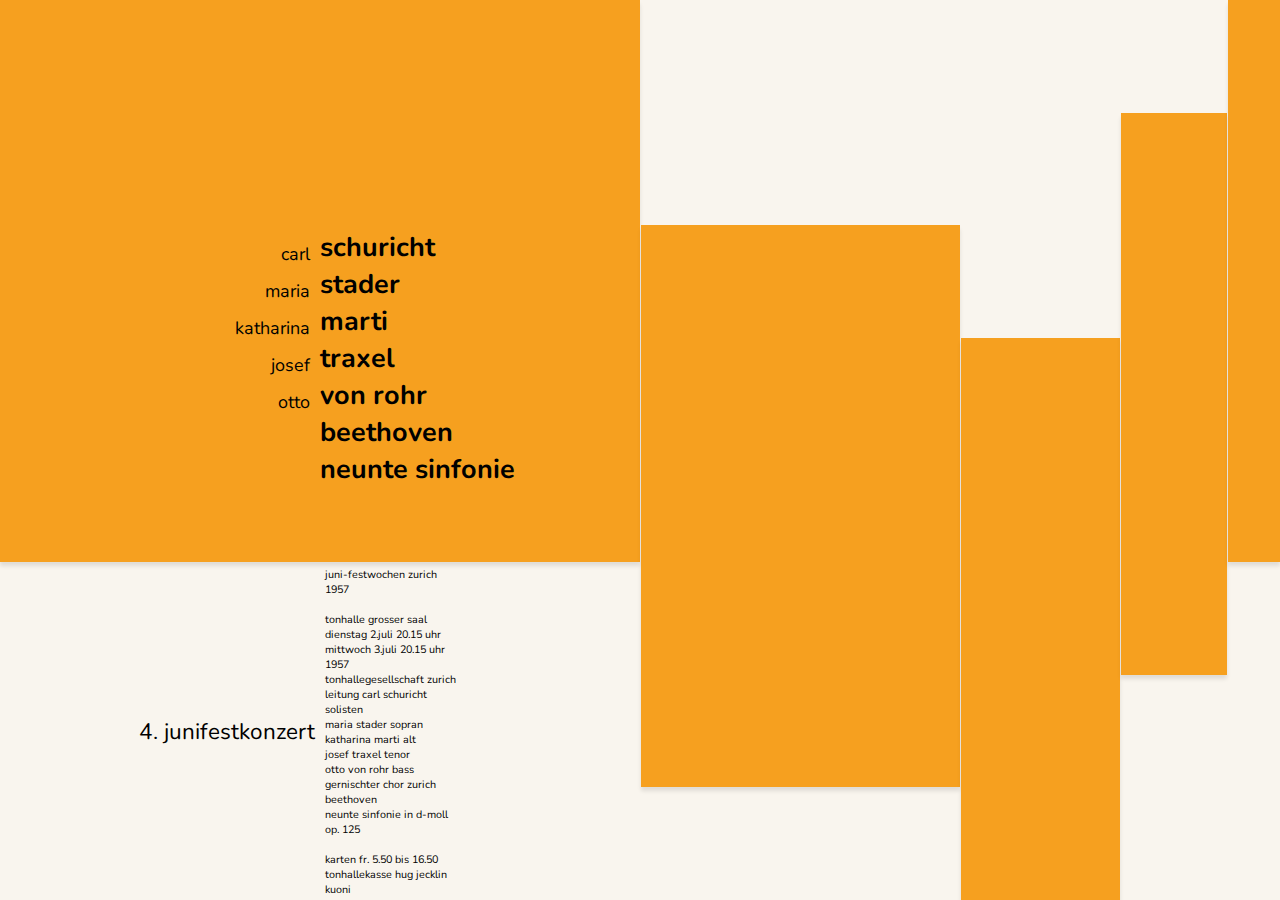
<file: exercises/JMB-Exercise/index.html>
<!DOCTYPE html>
<html lang="de-US">

<head>
	<meta charset="utf-8">
	<meta name="viewport" content="width=device-width, initial-scale=1, shrink-to-fit=no">
	<meta name="description" content="This was completed as an exercise for Web Design at RISD">
	<meta name="author" content="Jason Hebert">

	<title>JMB Exercise - Jason Hebert</title>

	<link href="https://fonts.googleapis.com/css?family=Nunito" rel="stylesheet">
	<link href="css/style.css" type="text/css" rel="stylesheet">
</head>

<body>
	<!-- - - - - - - - - - - - - - - - - - - -->
	<!-- - - - - -  FIRST BOX - - - - - - - -->
	<!-- - - - - - - - - - - - - - - - - - - -->
	<div class="box box1-animation" id="box1">
		<div id="names" class="animated fadeIn delay-2s">
			<span class="span1" id="carl">carl</span>
			<span class="span2" id="schuricht">schuricht</span>
			<span class="span1" id="maria">maria</span>
			<span class="span2" id="stader">stader</span>
			<span class="span1" id="katharina">katharina</span>
			<span class="span2" id="marti">marti</span>
			<span class="span1" id="josef">josef</span>
			<span class="span2" id="traxel">traxel</span>
			<span class="span1" id="otto">otto</span>
			<span class="span2" id="von-rohr">von rohr</span>
			<span class="span2" id="beethoven">beethoven</span>
			<span class="span2" id="neunte-sinfonie">neunte sinfonie</span>
		</div>
	</div>
	<div id="lower-text">
		<span id="lower-left-text">4. junifestkonzert</span>
		<span id="lower-right-text">juni-festwochen zurich<br>1957<br><br>tonhalle grosser saal<br>dienstag 2.juli 20.15 uhr<br>mittwoch 3.juli 20.15 uhr<br>1957<br>tonhallegesellschaft zurich<br>leitung carl schuricht<br>solisten<br>maria stader sopran<br>katharina
			marti alt<br>josef traxel tenor<br>otto von rohr bass<br>gernischter chor zurich<br>beethoven<br>neunte sinfonie in d-moll<br>op. 125<br><br>karten fr. 5.50 bis 16.50<br>tonhallekasse hug jecklin<br>kuoni</span>
	</div>

	<!-- - - - - - - - - - - - - - - - - - - -->
	<!-- - - - - - OTHER BOXES - - - - - - - -->
	<!-- - - - - - - - - - - - - - - - - - - -->
	<div class="box box2-animation" id="box2"></div>
	<div class="box box3-animation" id="box3"></div>
	<div class="box box4-animation" id="box4"></div>
	<div class="box box5-animation" id="box5"></div>

</body>

<script>
	const HINGE = "box-hinge-animation";
	const BOUNCE = "bounce-out-animation";

	// BOX1 HINGE CLICK FUNCTION
	var box1 = document.getElementById('box1');
	box1.addEventListener("click", function(e) {
		e.preventDefault();
		box1.classList.remove("box1-animation");
		box1.classList.remove(HINGE);
		void box1.offsetWidth;
		box1.classList.add(HINGE);
	}, false);

	// BOX2 HINGE CLICK FUNCTION
	var box2 = document.getElementById('box2');
	box2.addEventListener("click", function(e) {
		e.preventDefault();
		box2.classList.remove("box2-animation");
		box2.classList.remove(HINGE);
		void box2.offsetWidth;
		box2.classList.add(HINGE);
	}, false);

	// BOX3 HINGE CLICK FUNCTION
	var box3 = document.getElementById('box3');
	box3.addEventListener("click", function(e) {
		e.preventDefault();
		box3.classList.remove("box3-animation");
		box3.classList.remove(HINGE);
		void box3.offsetWidth;
		box3.classList.add(HINGE);
	}, false);

	// BOX4 HINGE CLICK FUNCTION
	var box4 = document.getElementById('box4');
	box4.addEventListener("click", function(e) {
		e.preventDefault();
		box4.classList.remove("box4-animation");
		box4.classList.remove(HINGE);
		void box4.offsetWidth;
		box4.classList.add(HINGE);
	}, false);

	// BOX5 HINGE CLICK FUNCTION
	var box5 = document.getElementById('box5');
	box5.addEventListener("click", function(e) {
		e.preventDefault();
		box5.classList.remove("box5-animation");
		box5.classList.remove(HINGE);
		void box5.offsetWidth;
		box5.classList.add(HINGE);
	}, false);

	// LOWER LEFT TEXT BOUNCE OUT CLICK FUNCTION
	var llt = document.getElementById('lower-left-text');
	llt.addEventListener("click", function(e) {
		e.preventDefault();
		llt.classList.remove(BOUNCE);
		void llt.offsetWidth;
		llt.classList.add(BOUNCE);
	}, false);

	// LOWER RIGHT TEXT BOUNCE OUT CLICK FUNCTION
	var lrt = document.getElementById('lower-right-text');
	lrt.addEventListener("click", function(e) {
		e.preventDefault();
		lrt.classList.remove(BOUNCE);
		void lrt.offsetWidth;
		lrt.classList.add(BOUNCE);
	}, false);
</script>

</html>
</file>
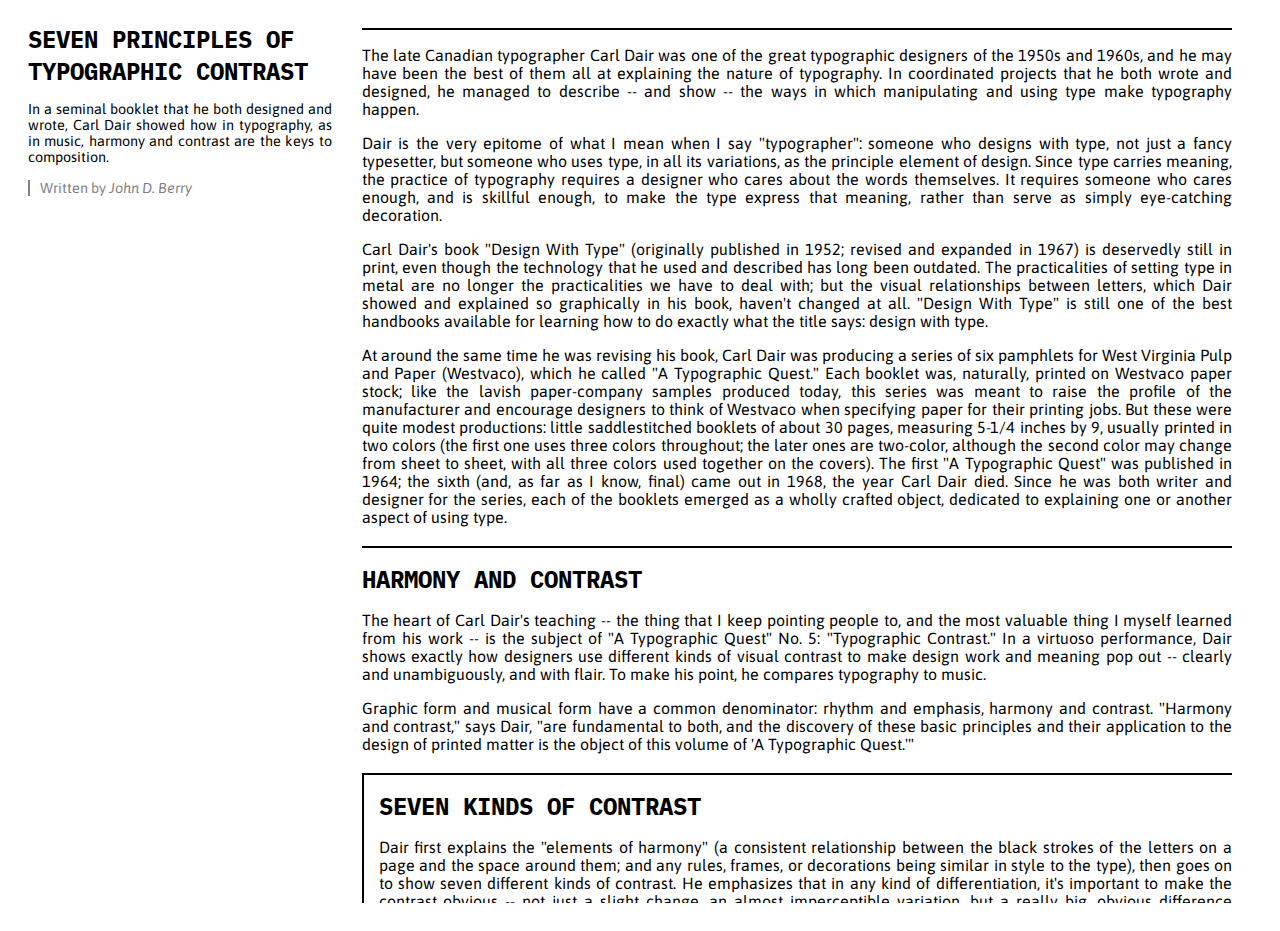
<file: exercises/seven-principles/index.html>
<!DOCTYPE html>
<html lang="en-US">

<head>
	<meta charset="utf-8">
	<meta name="viewport" content="width=device-width, initial-scale=1, shrink-to-fit=no">
	<meta name="description" content="Webifying the Seven-Principles Assignment">
	<meta name="author" content="Jason Hebert">

	<title>Seven Principles Exercise - Jason Hebert</title>

	<link href="https://fonts.googleapis.com/css?family=Asap|IBM+Plex+Mono" rel="stylesheet">
	<link href="style.css" rel="stylesheet" />

</head>

<body>
	<header>
		<div class="header-content">
			<h1>Seven Principles of Typographic Contrast</h1>
			<section>
				<p class="introduction">In a seminal booklet that he both designed and wrote, Carl Dair showed how in typography, as in music, harmony and contrast are the keys to composition.</p>
				<p class="author">Written by <span style="font-style: italic;">John D. Berry</span></p>
			</section>
		</div>
	</header>

	<main>
		<section id="introductory-information">
			<p>The late Canadian typographer Carl Dair was one of the great typographic designers of the 1950s and 1960s, and he may have been the best of them all at explaining the nature of typography. In coordinated projects that he both wrote and
				designed, he managed to describe -- and show -- the ways in which manipulating and using type make typography happen.</p>
			<p>Dair is the very epitome of what I mean when I say "typographer": someone who designs with type, not just a fancy typesetter, but someone who uses type, in all its variations, as the principle element of design. Since type carries meaning,
				the practice of typography requires a designer who cares about the words themselves. It requires someone who cares enough, and is skillful enough, to make the type express that meaning, rather than serve as simply eye-catching decoration.</p>
			<p>Carl Dair's book "Design With Type" (originally published in 1952; revised and expanded in 1967) is deservedly still in print, even though the technology that he used and described has long been outdated. The practicalities of setting type in
				metal are no longer the practicalities we have to deal with; but the visual relationships between letters, which Dair showed and explained so graphically in his book, haven't changed at all. "Design With Type" is still one of the best
				handbooks available for learning how to do exactly what the title says: design with type.</p>
			<p>At around the same time he was revising his book, Carl Dair was producing a series of six pamphlets for West Virginia Pulp and Paper (Westvaco), which he called "A Typographic Quest." Each booklet was, naturally, printed on Westvaco paper
				stock; like the lavish paper-company samples produced today, this series was meant to raise the profile of the manufacturer and encourage designers to think of Westvaco when specifying paper for their printing jobs. But these were quite modest
				productions: little saddlestitched booklets of about 30 pages, measuring 5-1/4 inches by 9, usually printed in two colors (the first one uses three colors throughout; the later ones are two-color, although the second color may change from
				sheet to sheet, with all three colors used together on the covers). The first "A Typographic Quest" was published in 1964; the sixth (and, as far as I know, final) came out in 1968, the year Carl Dair died. Since he was both writer and
				designer for the series, each of the booklets emerged as a wholly crafted object, dedicated to explaining one or another aspect of using type.</p>
		</section>

		<section id="harmony-and-contrast">
			<h2>Harmony and Contrast</h2>
			<p>The heart of Carl Dair's teaching -- the thing that I keep pointing people to, and the most valuable thing I myself learned from his work -- is the subject of "A Typographic Quest" No. 5: "Typographic
				Contrast." In a virtuoso performance,
				Dair shows exactly how designers use different kinds of visual contrast to make design work and meaning pop out -- clearly and unambiguously, and with flair. To make his point, he compares typography to music.</p>
			<p> Graphic form and musical form have a common denominator: rhythm and emphasis, harmony and contrast. "Harmony and contrast," says Dair, "are fundamental to both, and the discovery of these basic principles and their application to the design
				of printed matter is the object of this volume of 'A Typographic Quest.'"</p>
		</section>

		<section id="seven-kinds-of-contrast">
			<h2>Seven Kinds of Contrast</h2>
			<p>Dair first explains the "elements of harmony" (a consistent relationship between the black strokes of the letters on a page and the space around them; and any rules, frames, or decorations being similar in
				style to the type), then goes on to
				show seven different kinds of contrast. He emphasizes that in any kind of differentiation, it's important to make the contrast obvious -- not just a slight change, an almost imperceptible variation, but a really big, obvious difference between
				the contrasting elements.</p>

			<div id="contrast-items-list">
				<ol>
					<li>Contrast of Size</li>
					<li>Contrast of Weight</li>
					<li>Contrast of Form</li>
					<li>Contrast of Structure</li>
					<li>Contrast of Texture</li>
					<li>Contrast of Color</li>
					<li>Contrast of Direction</li>
					<li>Other Types of Contrast</li>
				</ol>

				<div class="contrast-item" id="contrast-of-size">
					<h3>Contrast of Size</h3>
					<p>The first and most basic contrast is size. "A simple but dramatic contrast of size," says Dair, "provides a point to which the reader's attention is drawn. Set in the same style of type, it maintains the exact relationship of the letter to
						the background. It is only a physical enlargement of the basic pattern created by the form and the weight of the type being used for the text." The most common use of size is in making the title or heading noticeably bigger than the text --
						but that's only a starting-point.</p>
				</div>

				<div class="contrast-item" id="contrast-of-form">
					<h3>Contrast of Form</h3>
					<p>By "form," Dair means the distinction between a capital letter and its lowercase equivalent, or a roman letter and its italic variant. He includes condensed and expanded versions under "form," and he even allows as how "there are some
						script
						types which harmonize with standard types, such as the Bank Script and Bodoni on the opposite page, and can be used for dramatic change of form." (He warns, parenthetically, against using scripts and italics together, since they are both
						versions of handwritten letters; they're more likely to conflict than to contrast.)</p>
				</div>

				<div class="contrast-item" id="contrast-of-structure">
					<h3>Contrast of Structure</h3>
					<p>By "structure," Dair means the different letterforms of different kinds of typefaces -- a monoline sans serif vs. a high-contrast modern, for instance, or an italic vs. a blackletter. "The use of contrast of structure may be compared to an
						orator who changes his voice not to increase or decrease the volume, but to change the very quality of his voice to suit his words."</p>
				</div>

				<div class="contrast-item" id="contrast-of-texture">
					<h3>Contrast of Texture</h3>
					<p>Put all these things together, and apply them to a block of text on a page, and you come to the contrast of texture: the way the lines of type look as a mass, which depends partly on the letterforms themselves and partly on how they're
						arranged. "Like threads in cloth," says Dair, "types form the fabric of our daily communication."</p>
				</div>

				<div class="contrast-item" id="contrast-of-color">
					<h3>Contrast of Color</h3>
					<p>Dair's sixth contrast is color -- and he warns that a second color is usually less emphatic than plain black on white (or white on black), so it's important to give careful thought to which element needs to be emphasized, and to pay
						attention to the tonal values of the colors used.</p>
				</div>

				<div class="contrast-item" id="contrast-of-direction">
					<h3>Contrast of Direction</h3>
					<p>The last of Dair's seven kinds of contrast is the contrast of direction: the opposition between vertical and horizontal, and the angles in between. Turning one word on its side can have a dramatic effect on a layout. But Dair points out
						that text blocks also have their vertical or horizontal aspects, and mixing wide blocks of long lines with tall columns of short lines can also produce a contrast.</p>
				</div>

				<div class="contrast-item" id="other-types-of-contrast">
					<h3>Other Types of Contrast</h3>
					<p>There are other kinds of contrast, less clearly dependent on the type itself. Dair mentions "contrast by isolation," i.e., putting a word or phrase in an isolated position away from the other elements on the page, to make it stand out. (I
						think of this as a contrast of position.) And he suggests other kinds of non-typographic contrast, such as mixing paper stocks, embossing, and using contrasting matte or gloss inks. He also points out that illustrations, especially line art,
						may be in harmony with the type on the same page or may contrast with it completely.</p>
				</div>

			</div>
		</section>

		<section id="other-information">
			<p>Finally, Dair takes time to say a little about rhythm ("in typography, it consists of intervals of space") and about the power of "interrupted rhythm" ("the impact derives not from the fact that the unexpected happens, but rather that the
				expected does not happen").</p>
			<p>Most of the time, we use more than one kind of contrast together, in order to make the differences between visual elements even more obvious. We can use all of Dair's seven kinds of contrast at once, if we're skillful; he refers to this as
				typographic "chords." (One of the chapter titles in "Design With Type" is "Multiplying the Contrasts.") But breaking them down like this into simple oppositions makes it easier to use them consciously; it keeps us from getting our layouts all
				muddied up through trying to change too many things at once without thinking about what we're doing. I've found Carl Dair's analysis of typographic contrast -- and especially the visual flair with which he presents it -- an invaluable tool in
				the practice of graphic design.</p>
		</section>

	</main>

</body>

</html>
</file>
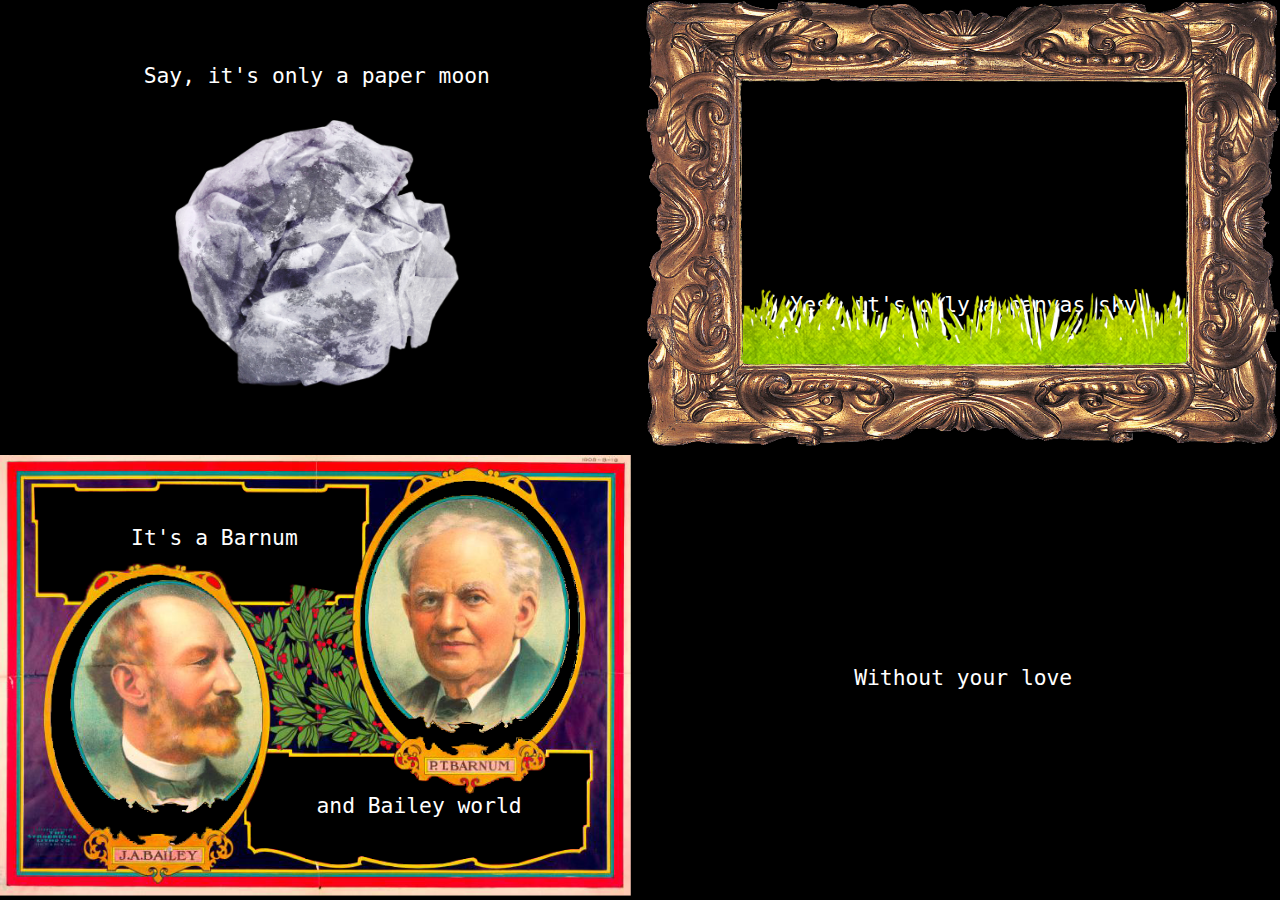
<file: projects/lyrics/index.html>
<!DOCTYPE html>
<html lang="en-us">

<!-- - - - - - - - - - - - - - - - - - - - - - -
- - HEAD  - - - - - - - - - - - - - - - - - - -
- - - - - - - - - - - - - - - - - - - - - - - -->

<head>
	<meta charset="utf-8">
	<meta name="viewport" content="width=device-width, initial-scale=1, shrink-to-fit=no">
	<meta name="description" content="Stylizing 'It's Only a Paper Moon'">
	<meta name="author" content="Jason Hebert">

	<title>Stylizing Lyrics</title>

	<link rel="stylesheet" type="text/css" href="css/styles.css" />

	<script src="https://code.jquery.com/jquery-3.3.1.min.js" integrity="sha256-FgpCb/KJQlLNfOu91ta32o/NMZxltwRo8QtmkMRdAu8=" crossorigin="anonymous"></script>
	<script src="scripts.js"></script>

</head>

<!-- - - - - - - - - - - - - - - - - - - - - - -
- - BODY  - - - - - - - - - - - - - - - - - - -
- - - - - - - - - - - - - - - - - - - - - - - -->

<body id="body">
	<!-- VERSE 1 -->
	<div class="verse" id="verse1">
		<div class="v1" id="v1-l1">
			<p>Say, it's only a paper moon</p>
			<img id="paper-moon" src="img/verse1/paper-moon.png" alt="Paper Moon" />
		</div>
		<div class="v1" id="v1-l2">
			<img id="card-sea1" src="img/verse1/cardboard-wave1-hand.png" alt="Cardboard Sea Foreground" />
			<p>Sailing over a cardboard sea</p>
			<img id="card-sea2" src="img/verse1/cardboard-wave2-hand.png" alt="Cardboard Sea Background" />
		</div>
		<div class="v1" id="v1-l3">
			<p>But it wouldn't be make believe</p>
			<p>If you believed in me</p>
		</div>
	</div>
	<!-- VERSE 1 -->

	<!-- VERSE 2 -->
	<div class="verse" id="verse2">
		<img id="v2-frame" class="frame" src="img/verse2/frame.png" alt="Canvas Sky Frame" />
		<div id="canvas-sky-wrapper">

			<div id="v2-grass">

				<img id="v2-grass-img" src="img/verse2/grass-hand.png" alt="Grass" />

				<div class="v2-lyric" id="v2-line1">
					<p id="v2-lyric-first">Yes, it's only a canvas sky</p>
				</div>

				<div class="v2-lyric" id="v2-line2">
					<p>Hanging over a muslin tree</p>
				</div>

				<img id="muslin-tree" src="img/verse2/muslin-tree1.png" alt="First Muslin Tree" />

				<div id="v2-l3">
					<p>But it wouldn't be make believe</p>
				</div>

				<div id="v2-l4" class=" v2-lyric">
					<p>If you believed in me</p>
				</div>

			</div>


		</div>
	</div>
	<!-- VERSE 2 -->

	<!-- VERSE 3 -->
	<div class="verse" id="verse3">


		<div class="v3" id="v3-l1">
			<p>Without your love</p>
		</div>

		<div class="v3" id="v3-l2">
			<img src="img/verse3/parade.png" alt="Parade" />
			<p>It's a honky tonk parade</p>
		</div>

		<div class="v3" id="v3-l3">
			<p>Without your love</p>
		</div>

		<div class="v3" id="v3-l4">

			<div id="v3-l4-text">
				<p>It's a melody played in a penny arcade</p>
			</div>
			<div id="v3-l4-imgs">
				<img src="img/verse3/pinball-machine.png" alt="Pinball Machine" />
			</div>

		</div>



	</div>
	<!-- VERSE 3 -->

	<!-- VERSE 4 -->
	<div class="verse" id="verse4">
		<img id="v4-frame" class="frame" src="img/verse4/bb-frame.png" alt="Barnum and Bailey Frame" />
		<div id="bb-content-wrapper">

			<div id="bb-content">
				<p id="v4-l1">It's a Barnum</p>

				<img id="v4-bailey-img" src="img/verse4/left-boy.png" alt="Bailey Image" />
				<img id="v4-barnum-img" src="img/verse4/right-guy.png" alt="Barnum Image" />

				<p id="v4-l2">and Bailey world</p>
			</div>

			<div id="pp-content">
				<p id="v4-l3">Just as phony</p>

				<img id="v4-circle-pig1" src="img/verse4/pig-circle1.png" alt="Pig in Circle" />
				<img id="v4-circle-pig2" src="img/verse4/pig-circle2.png" alt="Another Pig in Circle" />

				<p id="v4-l4">as it can be</p>
			</div>

		</div>
	</div>
	<!-- VERSE 4 -->
</body>

</html>
</file>
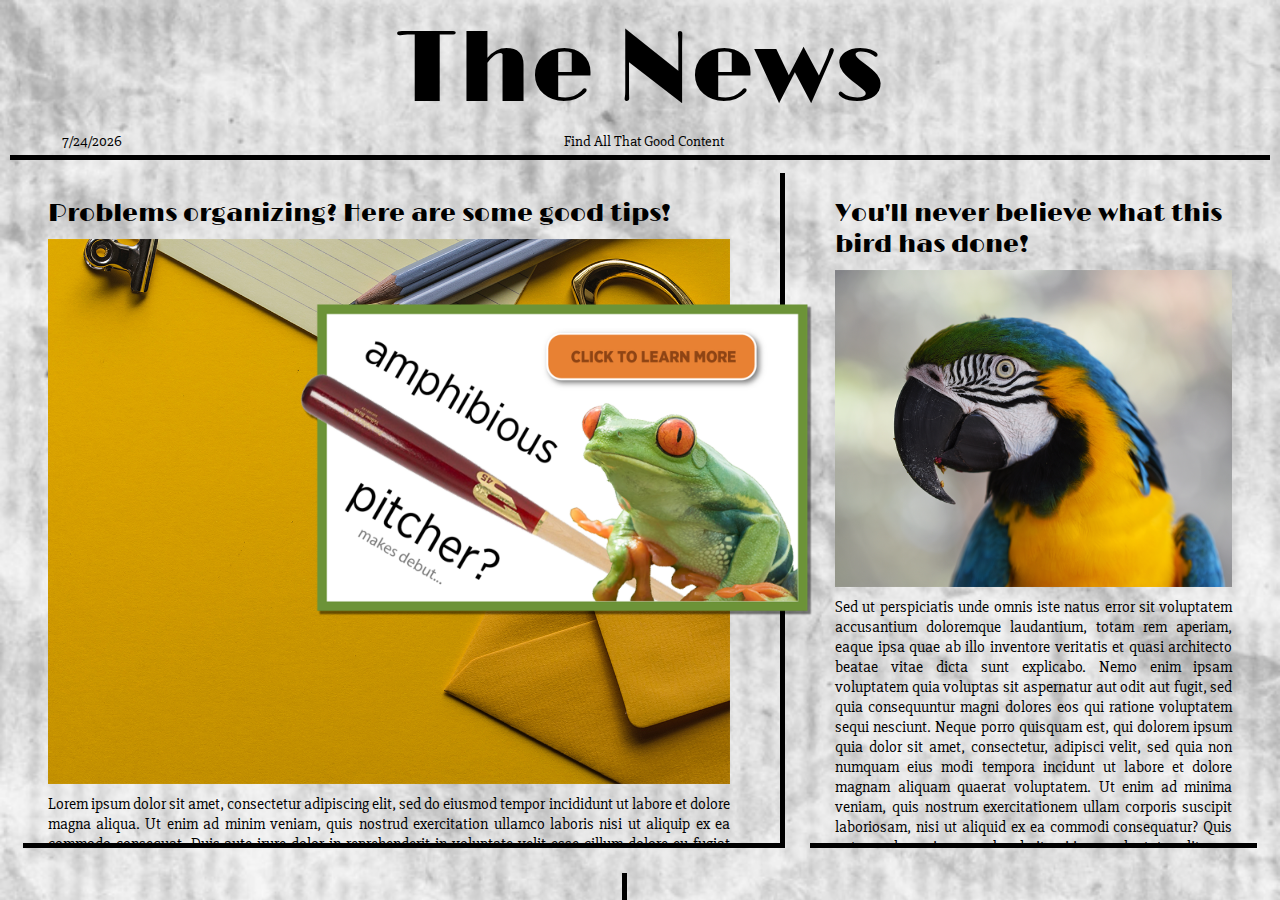
<file: projects/subversion/index.html>
<!DOCTYPE html>
<html lang="en-us">

<head>
	<meta charset="utf-8">
	<meta name="viewport" content="width=device-width, initial-scale=1, shrink-to-fit=no">
	<meta name="description" content=" ... ">
	<meta name="author" content="Jason Hebert">

	<title> Click Bait </title>
	<link href="https://fonts.googleapis.com/css?family=Faster+One|Limelight" rel="stylesheet">
	<link href="https://fonts.googleapis.com/css?family=Slabo+27px" rel="stylesheet">

	<link rel="stylesheet" href="css/styles.css" />
	<script src="scripts/textfit.js"></script>
	<script src="scripts/scripts.js"></script>
</head>

<body>
	<div class="news-listings">
		<div class="primary-headers">
			<h1 class="news-header">The News</h1>
			<div class="news-subheader">
				<p id="date-content"></p>
				<p>Find All That Good Content</p>
			</div>
		</div>
		<div class="listing1 listing">
			<h2 class="listing-header">Problems organizing? Here are some good tips!</h2>
			<img class="stock-photo" src="img/stock/stock1.png" alt="Stock Photo 1" />
			<p>Lorem ipsum dolor sit amet, consectetur adipiscing elit, sed do eiusmod tempor incididunt ut labore et dolore magna aliqua. Ut enim ad minim veniam, quis nostrud exercitation ullamco laboris nisi ut aliquip ex ea commodo consequat. Duis aute
				irure dolor in reprehenderit in voluptate velit esse cillum dolore eu fugiat nulla pariatur. Excepteur sint occaecat cupidatat non proident, sunt in culpa qui officia deserunt mollit anim id est laborum.</p>
		</div>
		<div class="listing2 listing">
			<h2 class="listing-header">You'll never believe what this bird has done!</h2>
			<img class="stock-photo" src="img/stock/stock2.png" alt="Stock Photo 2" />
			<p>Sed ut perspiciatis unde omnis iste natus error sit voluptatem accusantium doloremque laudantium, totam rem aperiam, eaque ipsa quae ab illo inventore veritatis et quasi architecto beatae vitae dicta sunt explicabo. Nemo enim ipsam voluptatem
				quia voluptas sit aspernatur aut odit aut fugit, sed quia consequuntur magni dolores eos qui ratione voluptatem sequi nesciunt. Neque porro quisquam est, qui dolorem ipsum quia dolor sit amet, consectetur, adipisci velit, sed quia non numquam
				eius modi tempora incidunt ut labore et dolore magnam aliquam quaerat voluptatem. Ut enim ad minima veniam, quis nostrum exercitationem ullam corporis suscipit laboriosam, nisi ut aliquid ex ea commodi consequatur? Quis autem vel eum iure
				reprehenderit qui in ea voluptate velit esse quam nihil molestiae consequatur, vel illum qui dolorem eum fugiat quo voluptas nulla pariatur?</p>
		</div>
		<div class="listing3 listing">
			<h2 class="listing-header">You'll never believe what your favorite flower says about your personality.</h2>
			<img class="stock-photo" src="img/stock/stock3.png" alt="Stock Photo 3" />
			<p>At vero eos et accusamus et iusto odio dignissimos ducimus qui blanditiis praesentium voluptatum deleniti atque corrupti quos dolores et quas molestias excepturi sint occaecati cupiditate non provident, similique sunt in culpa qui officia
				deserunt mollitia animi, id est laborum et dolorum fuga. Et harum quidem rerum facilis est et expedita distinctio. Nam libero tempore, cum soluta nobis est eligendi optio cumque nihil impedit quo minus id quod maxime placeat facere possimus,
				omnis voluptas assumenda est, omnis dolor repellendus. Temporibus autem quibusdam et aut officiis debitis aut rerum necessitatibus saepe eveniet ut et voluptates repudiandae sint et molestiae non recusandae. Itaque earum rerum hic tenetur a
				sapiente delectus, ut aut reiciendis voluptatibus maiores alias consequatur aut perferendis doloribus asperiores repellat.</p>
		</div>
		<div class="listing4 listing">
			<h2 class="listing-header">Cars are super scary. Find out why.</h2>
			<img class="stock-photo" src="img/stock/stock4.png" alt="Stock Photo 6" />
			<p>Mattis vulputate enim nulla aliquet porttitor lacus luctus. Amet porttitor eget dolor morbi non arcu risus. Purus ut faucibus pulvinar elementum integer enim neque volutpat. Feugiat vivamus at augue eget arcu dictum varius duis at. Nibh mauris
				cursus mattis molestie a iaculis at. Etiam dignissim diam quis enim lobortis scelerisque fermentum dui faucibus. Lectus sit amet est placerat in egestas erat. Eget nullam non nisi est sit. Felis imperdiet proin fermentum leo vel orci. Egestas
				fringilla phasellus faucibus scelerisque eleifend donec pretium. Urna nunc id cursus metus aliquam eleifend mi in. Suspendisse sed nisi lacus sed viverra. Velit dignissim sodales ut eu sem integer. In metus vulputate eu scelerisque. Tellus in
				metus vulputate eu scelerisque felis imperdiet proin. Sagittis aliquam malesuada bibendum arcu.

			</p>
		</div>
		<div class="listing5 listing">
			<h2 class="listing-header">This otter is a wild one. Watch what it does to this fish!</h2>
			<img class="stock-photo" src="img/stock/stock5.png" alt="Stock Photo 5" />
			<p>Lorem ipsum dolor sit amet, consectetur adipiscing elit, sed do eiusmod tempor incididunt ut labore et dolore magna aliqua. Tortor posuere ac ut consequat semper viverra nam libero justo. Placerat in egestas erat imperdiet sed. Nec tincidunt
				praesent semper feugiat nibh sed pulvinar proin gravida. Condimentum lacinia quis vel eros donec ac odio. Penatibus et magnis dis parturient montes nascetur ridiculus mus. Duis tristique sollicitudin nibh sit amet commodo nulla facilisi nullam.
				Risus quis varius quam quisque id diam. Et molestie ac feugiat sed lectus vestibulum mattis ullamcorper velit. Rutrum tellus pellentesque eu tincidunt. Odio morbi quis commodo odio aenean sed adipiscing diam. Aliquam nulla facilisi cras
				fermentum. Nunc sed id semper risus in hendrerit gravida rutrum. Dictumst quisque sagittis purus sit amet volutpat consequat mauris. Viverra maecenas accumsan lacus vel facilisis volutpat. Faucibus purus in massa tempor. Sit amet est placerat
				in.

				Blandit cursus risus at ultrices mi tempus imperdiet nulla. Malesuada fames ac turpis egestas integer eget. Proin fermentum leo vel orci porta non pulvinar. Varius sit amet mattis vulputate enim nulla aliquet porttitor lacus. Nunc aliquet
				bibendum enim facilisis gravida neque convallis. Massa enim nec dui nunc mattis enim. Id porta nibh venenatis cras sed. Eu consequat ac felis donec et odio pellentesque diam volutpat. Bibendum neque egestas congue quisque. Nisl vel pretium
				lectus quam id leo in. Sed cras ornare arcu dui vivamus arcu felis. Nisl condimentum id venenatis a. Eget egestas purus viverra accumsan in nisl nisi. Habitant morbi tristique senectus et netus et. Dolor sit amet consectetur adipiscing elit duis
				tristique sollicitudin. Vel orci porta non pulvinar neque laoreet suspendisse interdum consectetur. Vitae proin sagittis nisl rhoncus.</p>
		</div>
	</div>

	<img class="hidden clickbait rubberBanding" id="acquire-frog" src="img/clickbait/acquire-frog.png" alt="Acquire Frog Clickbait Image">
	<img class="clickbait rubberBanding" id="amphibious-pitcher" src="img/clickbait/amphibious.png" alt="Amphibious Pitcher Clickbait Image">
	<img class="hidden clickbait rubberBanding" id="crab-knife" src="img/clickbait/aware.png" alt="Are You Aware About This Clickbait Image">
	<img class="hidden clickbait rubberBanding" id="cursed-boobah" src="img/clickbait/cursed.png" alt="People Who Are Just Trying to Live Their Best Life Clickbait Image">
	<img class="hidden clickbait rubberBanding" id="good-things" src="img/clickbait/good-things.png" alt="Good Things in My Me Clickbait Image">
	<img class="hidden clickbait rubberBanding" id="jazzy-laddy" src="img/clickbait/jazzy-laddy.png" alt="Are You a Jazzy Laddy Clickbait Image">
</body>

</html>
</file>
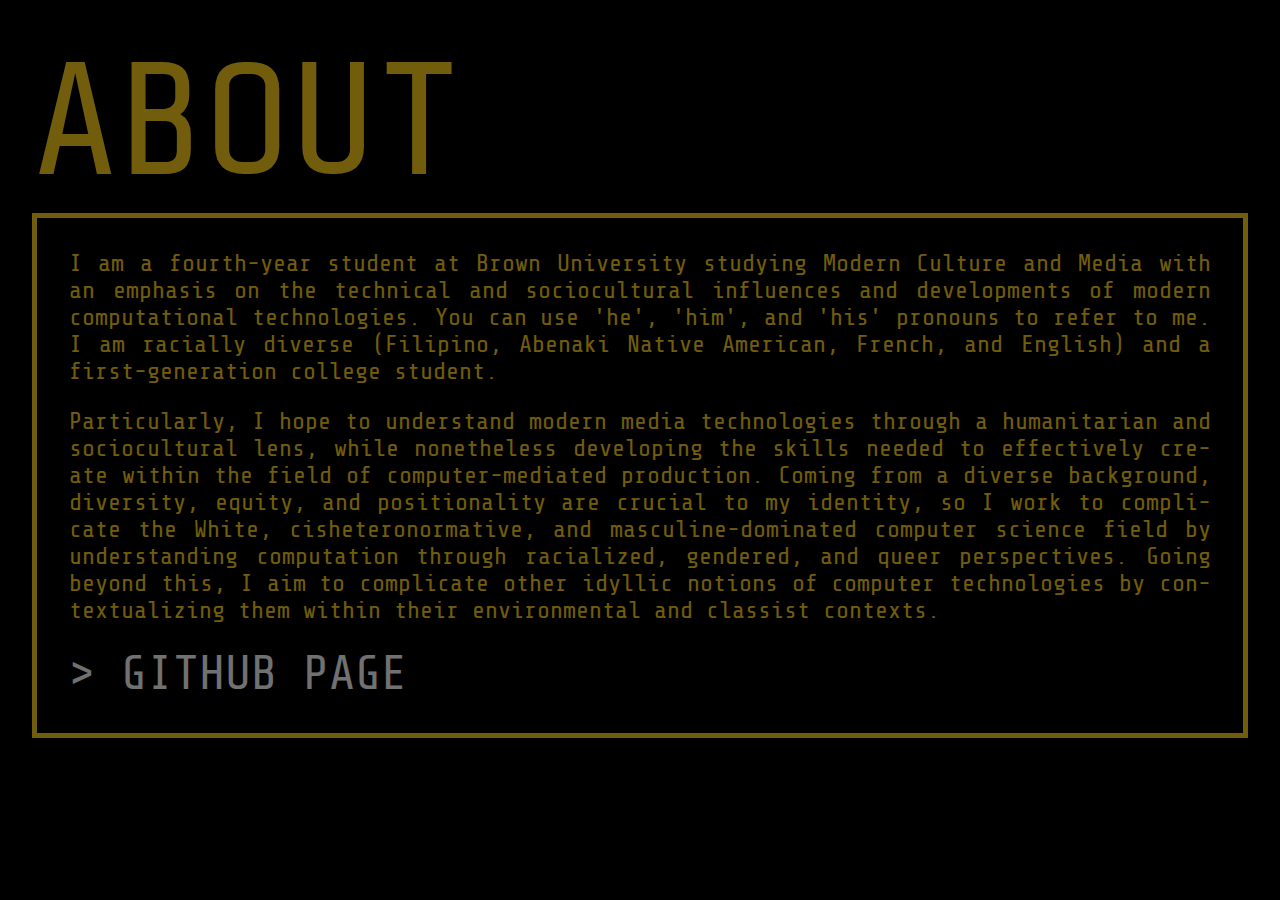
<file: about/about.html>
<!DOCTYPE html>
<html lang="en-us">

<head>
	<meta charset="utf-8">
	<meta name="viewport" content="width=device-width, initial-scale=1, shrink-to-fit=no">
	<meta name="description" content="RISD 2019 Wintersession Web Design Compilation Site">
	<meta name="author" content="Jason Hebert">

	<title>About</title>

	<link href="https://fonts.googleapis.com/css?family=Share+Tech+Mono" rel="stylesheet">
	<link rel="stylesheet" href="abt-styles.css" />

	<script src="https://code.jquery.com/jquery-3.3.1.min.js" integrity="sha256-FgpCb/KJQlLNfOu91ta32o/NMZxltwRo8QtmkMRdAu8=" crossorigin="anonymous"></script>

	<script>
		$(document).ready(function() {
			$("#body").fadeIn(1500);
		});
	</script>

</head>

<body id="body">

	<h1>ABOUT</h1>
	<div id="about-wrapper">
		<p>I am a fourth-year student at Brown University studying Modern Culture and Media with an emphasis on the technical and sociocultural influences and developments of modern computational technologies. You can use 'he', 'him', and 'his' pronouns
			to
			refer to me. I am racially diverse (Filipino, Abenaki Native American, French, and English) and a first-generation college student.</p>

		<p>Particularly, I hope to understand modern media technologies through a humanitarian and sociocultural lens, while nonetheless developing the skills needed to effectively create within the field of computer-mediated production. Coming from a
			diverse background, diversity, equity, and positionality are crucial to my identity, so I work to
			complicate the White, cisheteronormative, and masculine-dominated computer science field by understanding computation through racialized, gendered, and queer perspectives. Going beyond this, I aim to complicate other idyllic notions of computer
			technologies by contextualizing them within their environmental and classist contexts.</p>

		<a href="https://github.com/jasonhebert97" target="_blank">> <span>GITHUB PAGE</span></a>
	</div>

</body>

</html>
</file>
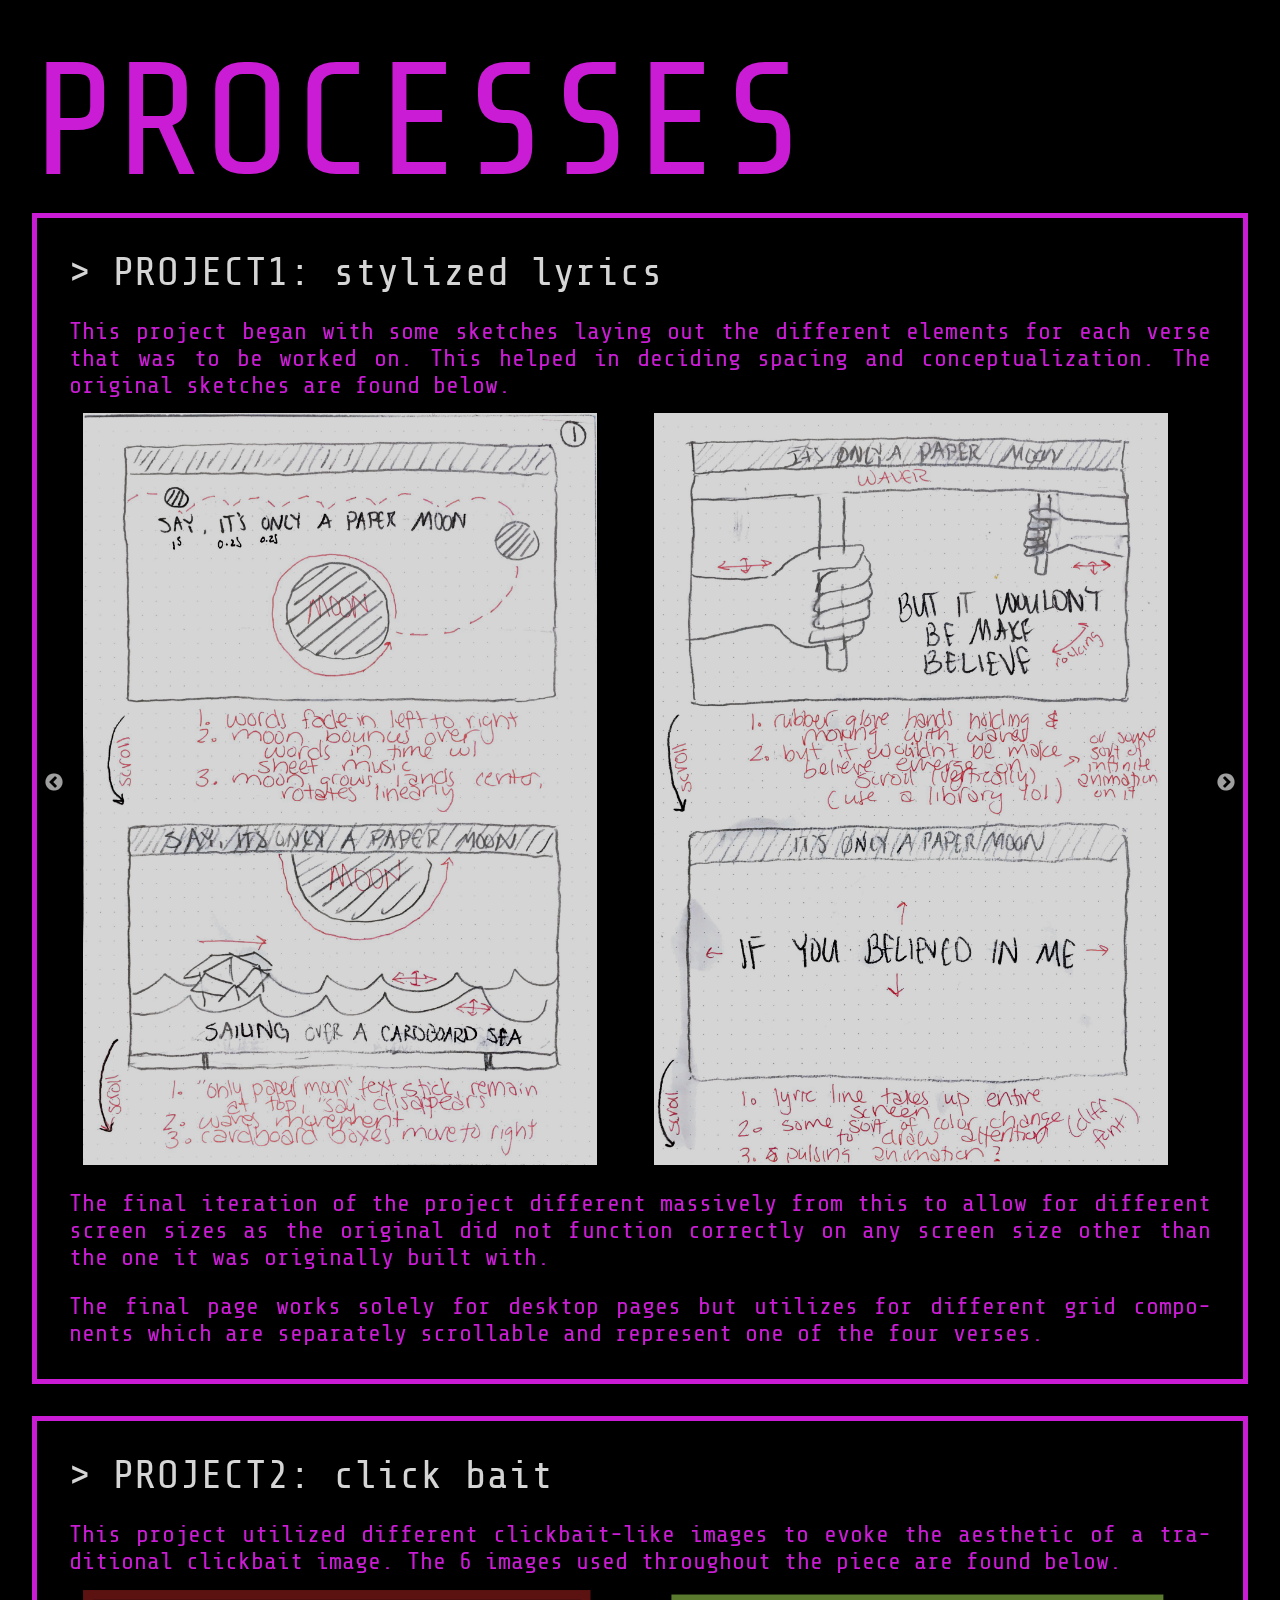
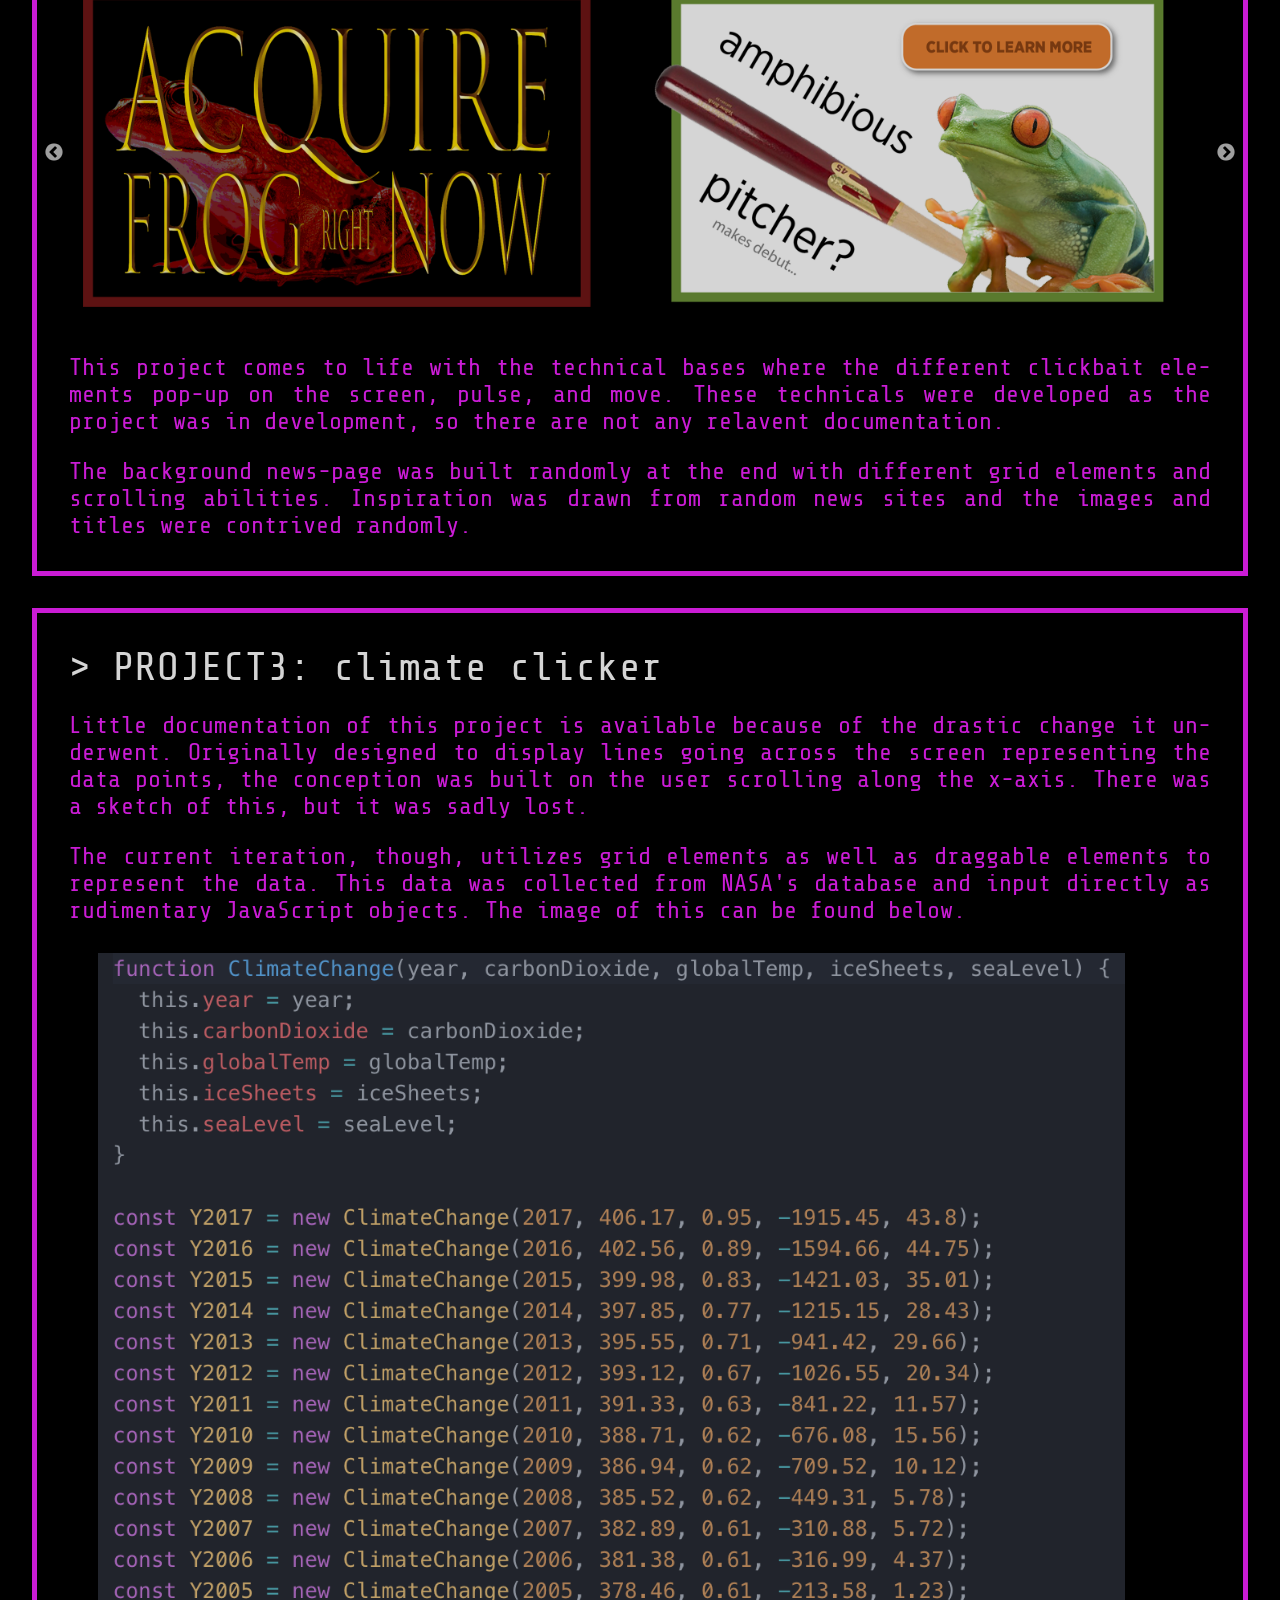
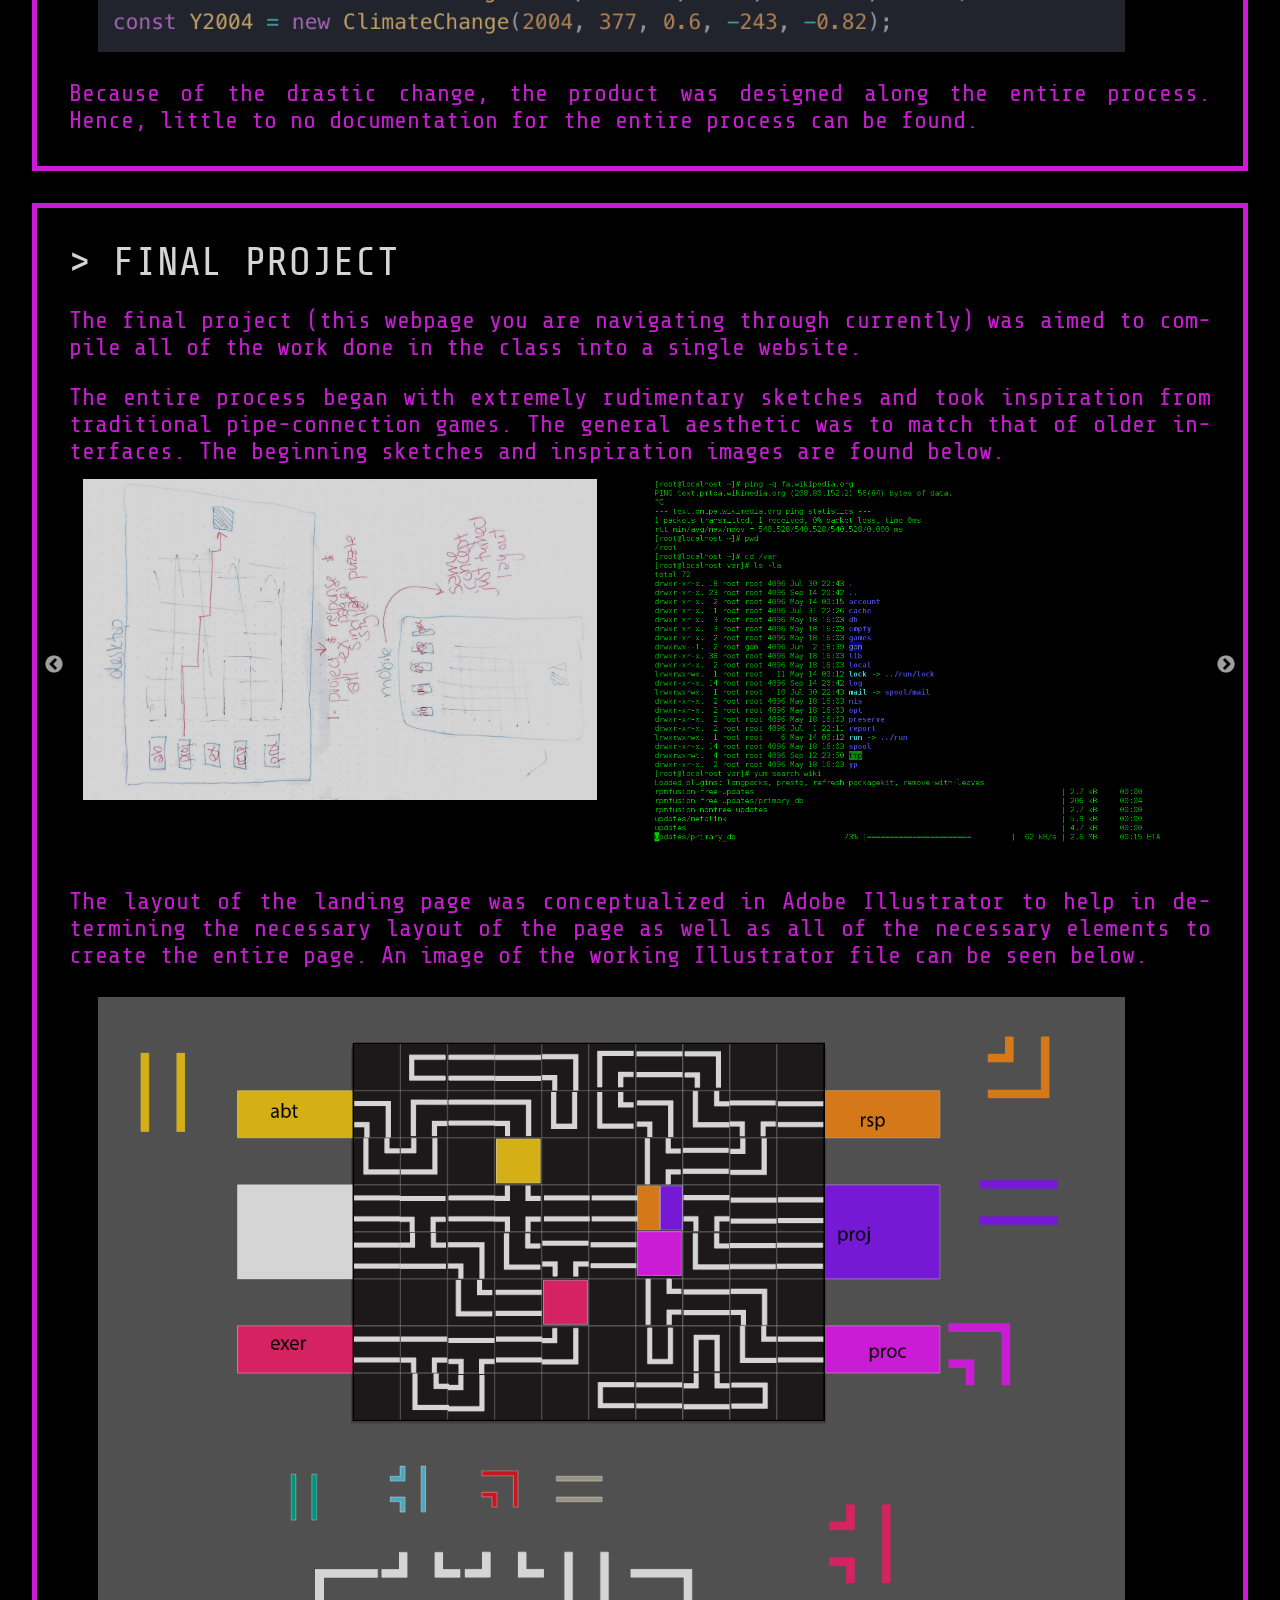
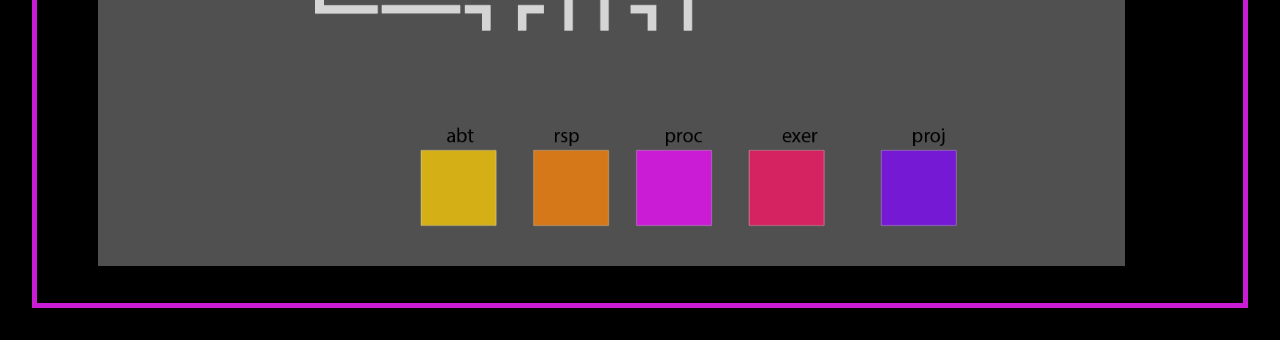
<file: processes/processes.html>
<!DOCTYPE html>
<html lang="en-us">

<head>
	<meta charset="utf-8">
	<meta name="viewport" content="width=device-width, initial-scale=1, shrink-to-fit=no">
	<meta name="description" content="RISD 2019 Wintersession Web Design Compilation Site">
	<meta name="author" content="Jason Hebert">

	<title>Processes</title>

	<link href="https://fonts.googleapis.com/css?family=Share+Tech+Mono" rel="stylesheet">
	<link rel="stylesheet" type="text/css" href="slick/slick.css" />

	<!-- SLICK -->
	<link rel="stylesheet" type="text/css" href="slick/slick-theme.css" />

	<!-- CUSTOM STYLESHEET -->
	<link rel="stylesheet" href="processes-styles.css" />

	<script src="https://code.jquery.com/jquery-3.3.1.min.js" integrity="sha256-FgpCb/KJQlLNfOu91ta32o/NMZxltwRo8QtmkMRdAu8=" crossorigin="anonymous"></script>

	<!-- <script type="text/javascript" src="//cdn.jsdelivr.net/npm/slick-carousel@1.8.1/slick/slick.min.js"></script> -->

	<script>
		$(document).ready(function() {
			$("#body").fadeIn(1500);
			$('.carousel').slick({
				slidesToShow: 2,
				slidesToScroll: 1,
				autoplay: true,
				autoplaySpeed: 2000
			});

		});
	</script>

</head>

<body id="body">

	<h1>PROCESSES</h1>

	<div class="item" id="proj1">
		<h2><a href="../projects/lyrics/index.html">> <span>PROJECT1: stylized lyrics</span></a></h2>
		<p>This project began with some sketches laying out the different elements for each verse that was to be worked on. This helped in deciding spacing and conceptualization. The original sketches are found below.</p>
		<div class="carousel">
			<div><img src="proj1/1.png" /></div>
			<div><img src="proj1/2.png" /></div>
			<div><img src="proj1/3.png" /></div>
			<div><img src="proj1/4.png" /></div>
			<div><img src="proj1/5.png" /></div>
			<div><img src="proj1/6.png" /></div>
			<div><img src="proj1/7.png" /></div>
			<div><img src="proj1/8.png" /></div>
		</div>
		<p>The final iteration of the project different massively from this to allow for different screen sizes as the original did not function correctly on any screen size other than the one it was originally built with.</p>
		<p>The final page works solely for desktop pages but utilizes for different grid components which are separately scrollable and represent one of the four verses.</p>
	</div>


	<div class="item" id="proj2">
		<h2><a href="../projects/subversion/index.html">> <span>PROJECT2: click bait</span></a></h2>
		<p>This project utilized different clickbait-like images to evoke the aesthetic of a traditional clickbait image. The 6 images used throughout the piece are found below.</p>
		<div class="carousel">
			<div><img src="proj2/acquire-frog.png" /></div>
			<div><img src="proj2/amphibious.png" /></div>
			<div><img src="proj2/aware.png" /></div>
			<div><img src="proj2/cursed.png" /></div>
			<div><img src="proj2/good-things.png" /></div>
			<div><img src="proj2/jazzy-laddy.png" /></div>
		</div>
		<p>This project comes to life with the technical bases where the different clickbait elements pop-up on the screen, pulse, and move. These technicals were developed as the project was in development, so there are not any relavent documentation.</p>
		<p>The background news-page was built randomly at the end with different grid elements and scrolling abilities. Inspiration was drawn from random news sites and the images and titles were contrived randomly.</p>
	</div>

	<div class="item" id="proj3">
		<h2><a href="../projects/record/index.html">> <span>PROJECT3: climate clicker</span></a></h2>
		<p>Little documentation of this project is available because of the drastic change it underwent. Originally designed to display lines going across the screen representing the data points, the conception was built on the user scrolling along the
			x-axis. There was a sketch of this, but it was sadly lost.</p>
		<p>The current iteration, though, utilizes grid elements as well as draggable elements to represent the data. This data was collected from NASA's database and input directly as rudimentary JavaScript objects. The image of this can be found below.</p>
		<img src="proj3/data.png" />
		<p>Because of the drastic change, the product was designed along the entire process. Hence, little to no documentation for the entire process can be found.</p>
	</div>

	<div class="item" id="final">
		<h2><a href="../index.html">> <span>FINAL PROJECT</span></a></h2>
		<p>The final project (this webpage you are navigating through currently) was aimed to compile all of the work done in the class into a single website.</p>
		<p>The entire process began with extremely rudimentary sketches and took inspiration from traditional pipe-connection games. The general aesthetic was to match that of older interfaces. The beginning sketches and inspiration images are found
			below.</p>
		<div class="carousel">
			<div><img src="final/sketch.png" /></div>
			<div><img src="final/terminal.png" /></div>
			<div><img src="final/pipes.png" /></div>
		</div>
		<p>The layout of the landing page was conceptualized in Adobe Illustrator to help in determining the necessary layout of the page as well as all of the necessary elements to create the entire page. An image of the working Illustrator file can be
			seen below.</p>
		<img src="final/illustrator.png" />
	</div>

	<script type="text/javascript" src="slick/slick.min.js"></script>

</body>

</html>
</file>
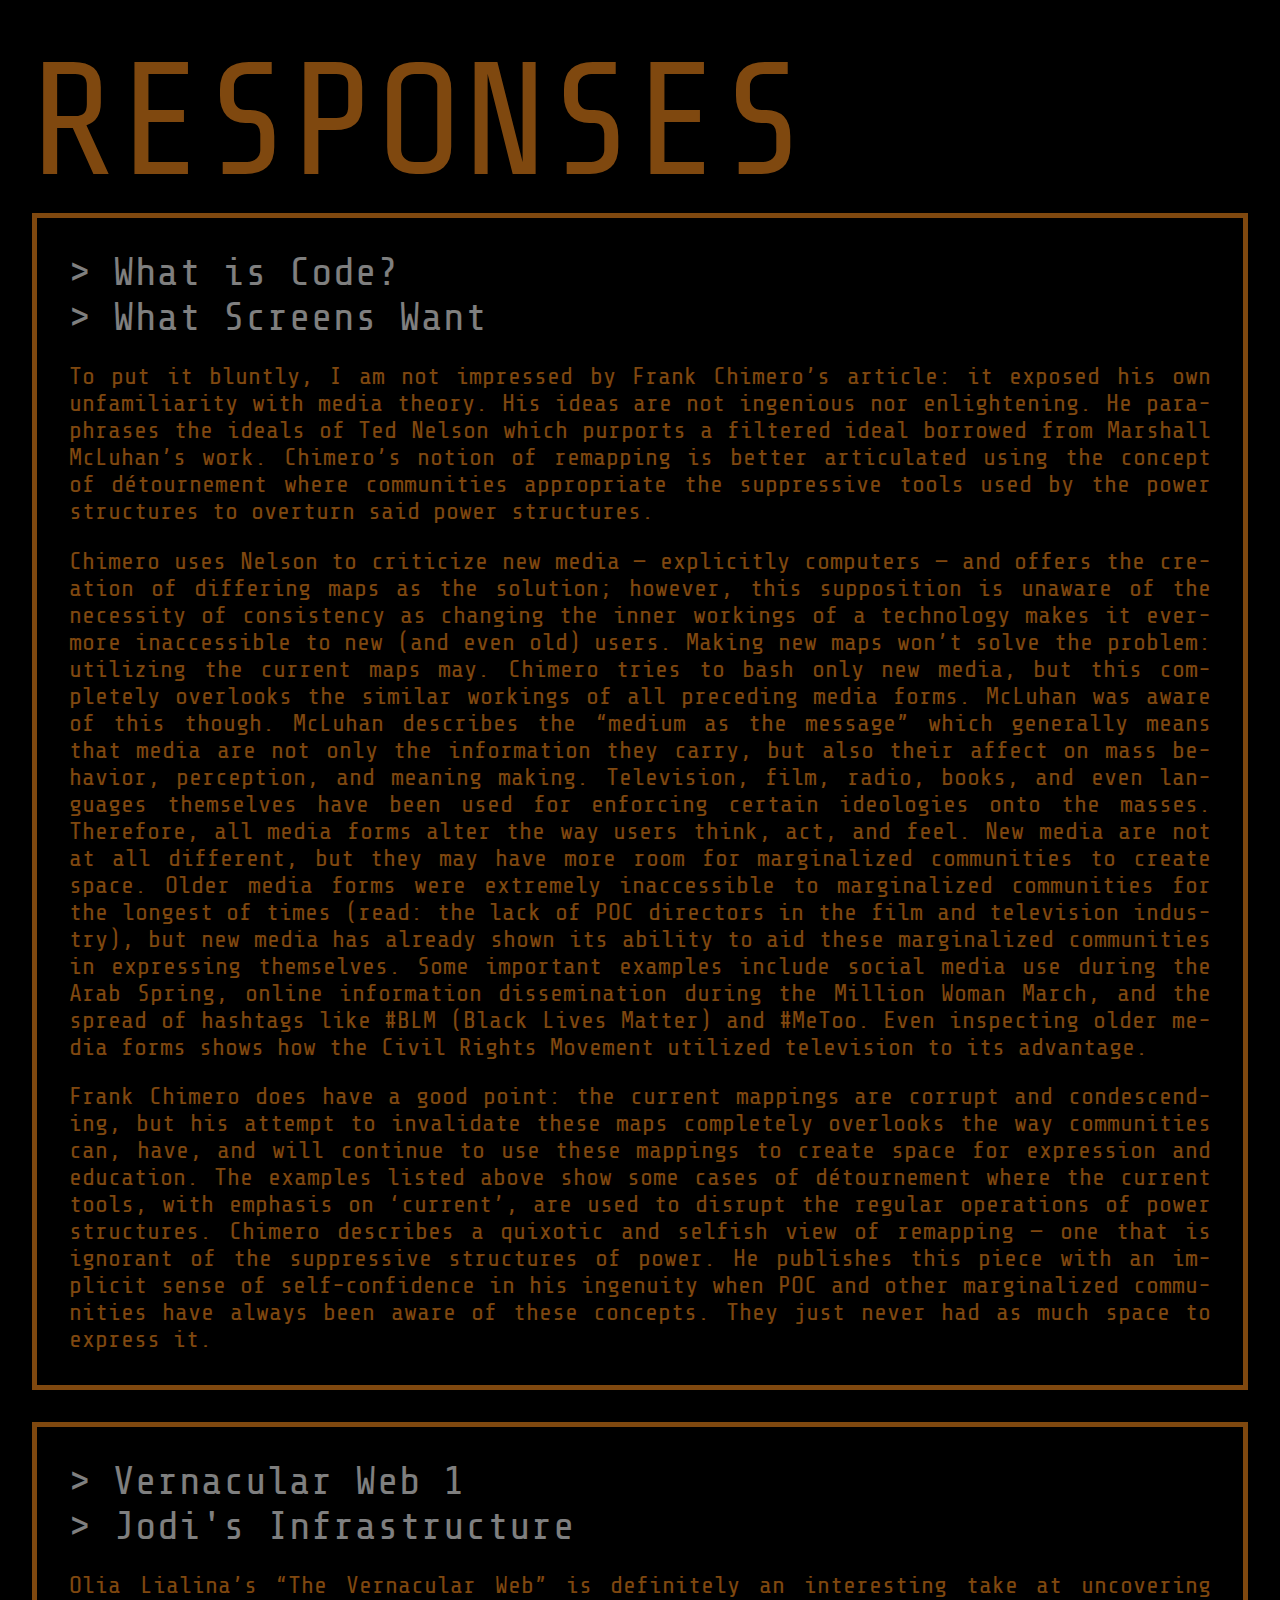
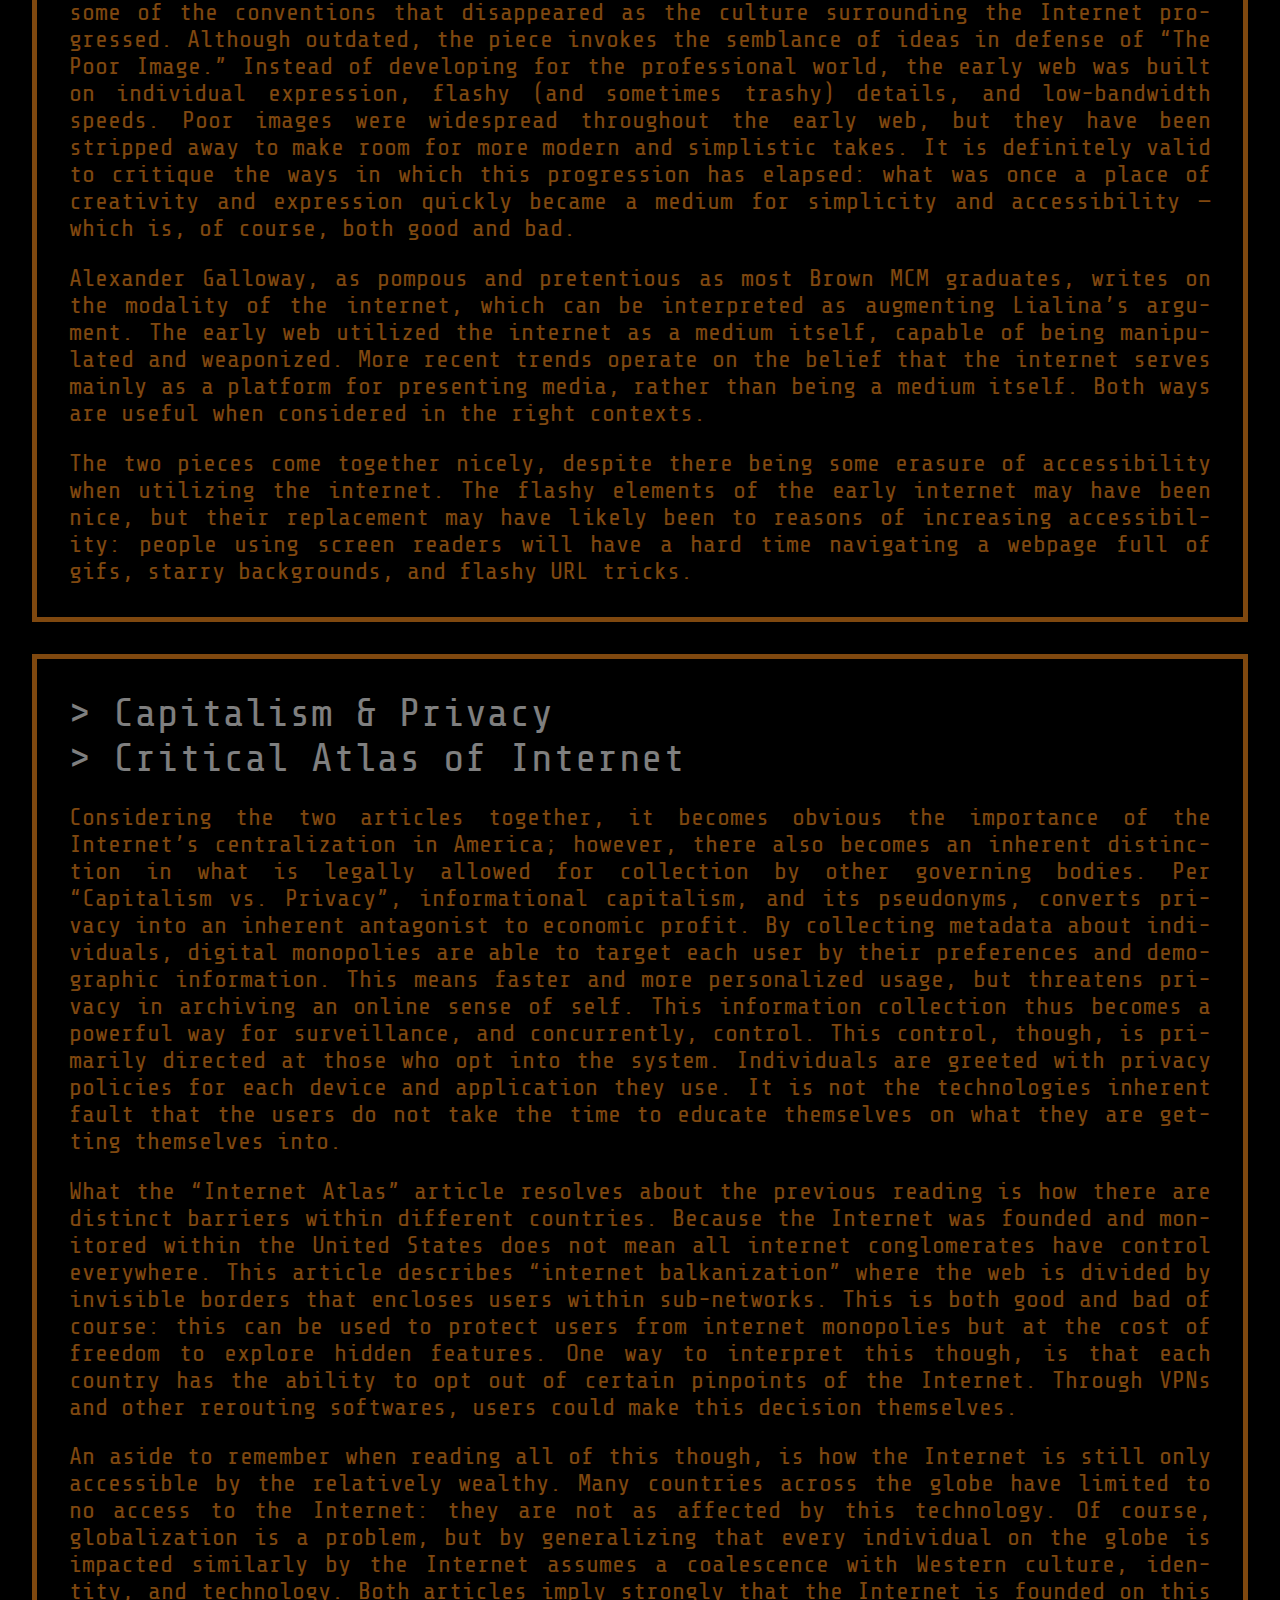
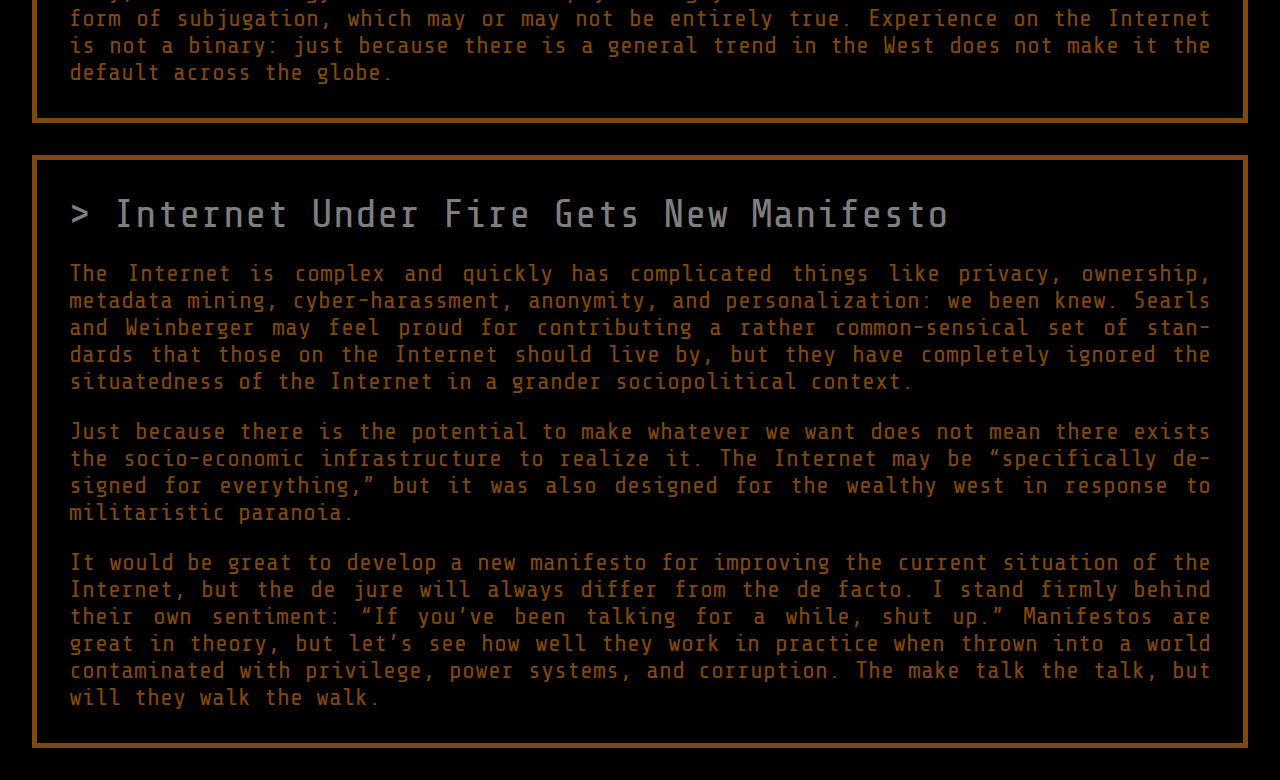
<file: responses/responses.html>
<!DOCTYPE html>
<html lang="en-us">

<head>
	<meta charset="utf-8">
	<meta name="viewport" content="width=device-width, initial-scale=1, shrink-to-fit=no">
	<meta name="description" content="RISD 2019 Wintersession Web Design Compilation Site">
	<meta name="author" content="Jason Hebert">

	<title>Responses</title>

	<link href="https://fonts.googleapis.com/css?family=Share+Tech+Mono" rel="stylesheet">
	<link href="resp-styles.css" rel="stylesheet" />

	<script src="https://code.jquery.com/jquery-3.3.1.min.js" integrity="sha256-FgpCb/KJQlLNfOu91ta32o/NMZxltwRo8QtmkMRdAu8=" crossorigin="anonymous"></script>

	<script>
		$(document).ready(function() {
			$("#body").fadeIn(1500);
		});
	</script>

</head>

<body id="body">

	<h1>RESPONSES</h1>

	<div id="reading1">
		<h2><a href="https://www.bloomberg.com/graphics/2015-paul-ford-what-is-code/" target="_blank">> <span>What is Code?</span></a></h2>
		<h2><a href="https://frankchimero.com/writing/what-screens-want/" target="_blank">> <span>What Screens Want</span></a></h2>
		<p>To put it bluntly, I am not impressed by Frank Chimero’s article: it exposed his own unfamiliarity with media theory. His ideas are not ingenious nor enlightening. He paraphrases the ideals of Ted Nelson which purports a filtered ideal borrowed
			from Marshall McLuhan’s work. Chimero’s notion of remapping is better articulated using the concept of détournement where communities appropriate the suppressive tools used by the power structures to overturn said power structures.</p>
		<p>Chimero uses Nelson to criticize new media — explicitly computers — and offers the creation of differing maps as the solution; however, this supposition is unaware of the necessity of consistency as changing the inner workings of a technology
			makes it evermore inaccessible to new (and even old) users. Making new maps won’t solve the problem: utilizing the current maps may. Chimero tries to bash only new media, but this completely overlooks the similar workings of all preceding media
			forms. McLuhan was aware of this though. McLuhan describes the “medium as the message” which generally means that media are not only the information they carry, but also their affect on mass behavior, perception, and meaning making. Television,
			film, radio, books, and even languages themselves have been used for enforcing certain ideologies onto the masses. Therefore, all media forms alter the way users think, act, and feel. New media are not at all different, but they may have more
			room for marginalized communities to create space. Older media forms were extremely inaccessible to marginalized communities for the longest of times (read: the lack of POC directors in the film and television industry), but new media has already
			shown its ability to aid these marginalized communities in expressing themselves. Some important examples include social media use during the Arab Spring, online information dissemination during the Million Woman March, and the spread of hashtags
			like #BLM (Black Lives Matter) and #MeToo. Even inspecting older media forms shows how the Civil Rights Movement utilized television to its advantage.</p>
		<p>Frank Chimero does have a good point: the current mappings are corrupt and condescending, but his attempt to invalidate these maps completely overlooks the way communities can, have, and will continue to use these mappings to create space for
			expression and education. The examples listed above show some cases of détournement where the current tools, with emphasis on ‘current’, are used to disrupt the regular operations of power structures. Chimero describes a quixotic and selfish view
			of remapping — one that is ignorant of the suppressive structures of power. He publishes this piece with an implicit sense of self-confidence in his ingenuity when POC and other marginalized communities have always been aware of these concepts.
			They just never had as much space to express it.</p>
	</div>

	<div id="reading2">
		<h2><a href="http://art.teleportacia.org/observation/vernacular/" target="_blank">> <span>Vernacular Web 1</span></a></h2>
		<h2><a href="https://www.e-flux.com/journal/74/59810/jodi-s-infrastructure/" target="_blank">> <span>Jodi's Infrastructure</span></a></h2>
		<p>Olia Lialina’s “The Vernacular Web” is definitely an interesting take at uncovering some of the conventions that disappeared as the culture surrounding the Internet progressed. Although outdated, the piece invokes the semblance of ideas in
			defense of “The Poor Image.” Instead of developing for the professional world, the early web was built on individual expression, flashy (and sometimes trashy) details, and low-bandwidth speeds. Poor images were widespread throughout the early
			web, but they have been stripped away to make room for more modern and simplistic takes. It is definitely valid to critique the ways in which this progression has elapsed: what was once a place of creativity and expression quickly became a medium
			for simplicity and accessibility — which is, of course, both good and bad.</p>
		<p>Alexander Galloway, as pompous and pretentious as most Brown MCM graduates, writes on the modality of the internet, which can be interpreted as augmenting Lialina’s argument. The early web utilized the internet as a medium itself, capable of
			being manipulated and weaponized. More recent trends operate on the belief that the internet serves mainly as a platform for presenting media, rather than being a medium itself. Both ways are useful when considered in the right contexts.</p>
		<p>The two pieces come together nicely, despite there being some erasure of accessibility when utilizing the internet. The flashy elements of the early internet may have been nice, but their replacement may have likely been to reasons of
			increasing accessibility: people using screen readers will have a hard time navigating a webpage full of gifs, starry backgrounds, and flashy URL tricks.</p>
	</div>

	<div id="reading3">
		<h2><a href="https://www.jacobinmag.com/2017/04/google-facebook-informational-capitalism/" target="_blank">> <span>Capitalism & Privacy</span></a></h2>
		<h2><a href="http://internet-atlas.net/" target="_blank">> <span>Critical Atlas of Internet</span></a></h2>
		<p>Considering the two articles together, it becomes obvious the importance of the Internet’s centralization in America; however, there also becomes an inherent distinction in what is legally allowed for collection by other governing bodies. Per
			“Capitalism vs. Privacy”, informational capitalism, and its pseudonyms, converts privacy into an inherent antagonist to economic profit. By collecting metadata about individuals, digital monopolies are able to target each user by their
			preferences and demographic information. This means faster and more personalized usage, but threatens privacy in archiving an online sense of self. This information collection thus becomes a powerful way for surveillance, and concurrently,
			control. This control, though, is primarily directed at those who opt into the system. Individuals are greeted with privacy policies for each device and application they use. It is not the technologies inherent fault that the users do not take
			the time to educate themselves on what they are getting themselves into.</p>
		<p>What the “Internet Atlas” article resolves about the previous reading is how there are distinct barriers within different countries. Because the Internet was founded and monitored within the United States does not mean all internet
			conglomerates have control everywhere. This article describes “internet balkanization” where the web is divided by invisible borders that encloses users within sub-networks. This is both good and bad of course: this can be used to protect users
			from internet monopolies but at the cost of freedom to explore hidden features. One way to interpret this though, is that each country has the ability to opt out of certain pinpoints of the Internet. Through VPNs and other rerouting softwares,
			users could make this decision themselves.</p>
		<p>An aside to remember when reading all of this though, is how the Internet is still only accessible by the relatively wealthy. Many countries across the globe have limited to no access to the Internet: they are not as affected by this
			technology. Of course, globalization is a problem, but by generalizing that every individual on the globe is impacted similarly by the Internet assumes a coalescence with Western culture, identity, and technology. Both articles imply strongly
			that the Internet is founded on this form of subjugation, which may or may not be entirely true. Experience on the Internet is not a binary: just because there is a general trend in the West does not make it the default across the globe.</p>
	</div>

	<div id="reading4">
		<h2><a href="https://www.wired.com/story/internet-under-fire-gets-new-manifesto/" target="_blank">> <span>Internet Under Fire Gets New Manifesto</span></a></h2>
		<p>The Internet is complex and quickly has complicated things like privacy, ownership, metadata mining, cyber-harassment, anonymity, and personalization: we been knew. Searls and Weinberger may feel proud for contributing a rather common-sensical
			set of standards that those on the Internet should live by, but they have completely ignored the situatedness of the Internet in a grander sociopolitical context.</p>
		<p>Just because there is the potential to make whatever we want does not mean there exists the socio-economic infrastructure to realize it. The Internet may be “specifically designed for everything,” but it was also designed for the wealthy west
			in response to militaristic paranoia.</p>
		<p>It would be great to develop a new manifesto for improving the current situation of the Internet, but the de jure will always differ from the de facto. I stand firmly behind their own sentiment: “If you’ve been talking for a while, shut up.”
			Manifestos are great in theory, but let’s see how well they work in practice when thrown into a world contaminated with privilege, power systems, and corruption. The make talk the talk, but will they walk the walk.</p>
	</div>





</body>

</html>
</file>
<file: exercises/JMB-Exercise/css/style.css>
body, html {
	height: 100vh;
	width: 100vw;
	overflow: hidden;
	margin: 0;
	padding: 0;
	background-color: #F9F5EE;
	font-size: 100vw;
}

@media (max-width: 750px) {
	body {
		overflow: scroll;
	}
}

body {
	display: grid;
	grid-template-columns: repeat(24, 1fr);
	grid-template-rows: repeat(8, 1fr);
	grid-gap: 1px;
	font-family: 'Nunito', sans-serif;
}

#box1 {
	grid-column: 1 / span 12;
	grid-row: 1 / span 5;
	background: #F6A01F;
	display: grid;
	grid-template-rows: 1fr 1fr;
}

.box1-animation {
	animation: fadeInDown 1s ease-in-out;
}

/** * * * * * * * * * * * * * * * * * * **/
/** * * * * * * NAMES * * * * * * * * * **/
/** * * * * * * * * * * * * * * * * * * **/
#names {
	grid-row: 2 / span 1;
	display: grid;
	grid-template-columns: repeat(4, 1fr);
	grid-template-rows: repeat(9, 1fr);
	grid-column-gap: 10px;
	align-items: end;
	height: 100%;
}

/** * * * * * * LEADS * * * * * * * * * **/
#carl {
	grid-row: 1 / span 1;
	grid-column: 2 / span 1;
}

#maria {
	grid-row: 2 / span 1;
	grid-column: 2 / span 1;
}

#katharina {
	grid-row: 3 / span 1;
	grid-column: 2 / span 1;
}

#josef {
	grid-row: 4 / span 1;
	grid-column: 2 / span 1;
}

#otto {
	grid-row: 5 / span 1;
	grid-column: 2 / span 1;
}

/** * * * * * * SUBLEADS * * * * * * * * * **/
#schuricht {
	grid-row: 1 / span 1;
	grid-column: 3 / span 3;
}

#stader {
	grid-row: 2 / span 1;
	grid-column: 3 / span 3;
}

#marti {
	grid-row: 3 / span 1;
	grid-column: 3 / span 3;
}

#traxel {
	grid-row: 4 / span 1;
	grid-column: 3 / span 3;
}

#von-rohr {
	grid-row: 5 / span 1;
	grid-column: 3 / span 3;
}

#beethoven {
	grid-row: 6 / span 1;
	grid-column: 3 / span 3;
}

#neunte-sinfonie {
	grid-row: 7 / span 1;
	grid-column: 3 / span 3;
}

/** * * * * * * * * * * * * * * * * * * **/
/** * * * * * * NAMES TEXT  * * * * * * **/
/** * * * * * * * * * * * * * * * * * * **/
.span1 {
	font-family: 'Nunito', sans-serif;
	font-size: 2vmin;
	padding: none;
	margin: none;
	justify-self: end;
	align-self: end;
}

.span2 {
	font-family: 'Nunito', sans-serif;
	font-size: 3vmin;
	font-weight: bold;
	padding: none;
	margin: none;
	justify-self: start;
	align-self: end;
}

/** * * * * * * * * * * * * * * * * * * **/
/** * * * * * * OTHER BOXES * * * * * * **/
/** * * * * * * * * * * * * * * * * * * **/

.box {
	-moz-box-shadow: 0 4px 4px 0 rgba(0, 0, 0, 0.1);
	-webkit-box-shadow: 0 4px 4px 0 rgba(0, 0, 0, 0.1);
	box-shadow: 0 4px 4px 0 rgba(0, 0, 0, 0.1);
	cursor: pointer;
}

#box2 {
	grid-column: 13 / span 6;
	grid-row: 3 / span 5;
	background: #F6A01F;
}

.box2-animation {
	animation: hide 0.5s, fadeInDown 1s 0.5s ease-out;
}

#box3 {
	grid-column: 19 / span 3;
	grid-row: 4 / span 5;
	background: #F6A01F;
}

.box3-animation {
	animation: hide 1s, fadeInDown 1s 1s ease-out;
}

#box4 {
	grid-column: 22 / span 2;
	grid-row: 2 / span 5;
	background: #F6A01F;
}

.box4-animation {
	animation: hide 1.5s, fadeInDown 1s 1.5s ease-out;
}

#box5 {
	grid-column: 24 / span 1;
	grid-row: 1 / span 5;
	background: #F6A01F;
}

.box5-animation {
	animation: hide 2s, fadeInDown 1s 2s ease-in-out;
}

.box-hinge-animation {
	animation: hinge 2s, hide 0.5s 2s, fadeInDown 1s 2.5s ease-in-out;
}



/** * * * * * * * * * * * * * * * * * * **/
/** * * * * * * LOWER TEXT  * * * * * * **/
/** * * * * * * * * * * * * * * * * * * **/
#lower-text {
	grid-column: 1 / span 12;
	grid-row: 6 / span 3;
	display: grid;
	grid-template-columns: repeat(4, 1fr);
	grid-column-gap: 10px;
	animation: hide 2.5s, fadeInUp 1s 2.5s ease-in-out;
}

#lower-left-text {
	grid-column: 1 / span 2;
	font-size: 2.5vmin;
	align-self: center;
	justify-self: end;
	cursor: pointer;
}

#lower-right-text {
	grid-column: 3 / span 2;
	font-size: 1.2vmin;
	align-self: center;
	cursor: pointer;
}

.bounce-out-animation {
	animation: bounceOut 1s forwards, fadeIn 1s 2s ease-in-out forwards;
}

@media screen and (orientation:portrait) {
	.span1 {
		font-size: 2vw;
	}

	.span2 {
		font-size: 3vw;
	}

	#lower-left-text {
		font-size: 1.5vmax;
	}

	#lower-right-text {
		font-size: 1.2vmax;
	}
}

/* * * * * * * * * * * * * * * * * * * * * * * * *
 * ANIMATIONS
 * * * * * * * * * * * * * * * * * * * * * * * * */

@keyframes hide {
	from {
		opacity: 0;
	}

	to {
		opacity: 0;
	}
}

@keyframes fadeIn {
	from {
		opacity: 0;
		-webkit-transform: scale3d(1, 1, 1);
		transform: scale3d(1, 1, 1);
	}

	to {
		opacity: 1;
		-webkit-transform: scale3d(1, 1, 1);
		transform: scale3d(1, 1, 1);
	}
}

@keyframes fadeInDown {
	from {
		opacity: 0;
		-webkit-transform: translate3d(0, -100%, 0);
		transform: translate3d(0, -100%, 0);
	}

	to {
		opacity: 1;
		-webkit-transform: translate3d(0, 0, 0);
		transform: translate3d(0, 0, 0);
	}
}

@keyframes fadeInUp {
	from {
		opacity: 0;
		-webkit-transform: translate3d(0, 100%, 0);
		transform: translate3d(0, 100%, 0);
	}

	to {
		opacity: 1;
		-webkit-transform: translate3d(0, 0, 0);
		transform: translate3d(0, 0, 0);
	}
}

@keyframes bounceOut {
	20% {
		-webkit-transform: scale3d(0.9, 0.9, 0.9);
		transform: scale3d(0.9, 0.9, 0.9);
	}

	50%,
	55% {
		opacity: 1;
		-webkit-transform: scale3d(1.1, 1.1, 1.1);
		transform: scale3d(1.1, 1.1, 1.1);
	}

	to {
		opacity: 0;
		-webkit-transform: scale3d(0.3, 0.3, 0.3);
		transform: scale3d(0.3, 0.3, 0.3);
	}
}

@keyframes hinge {
	0% {
		-webkit-transform-origin: top left;
		transform-origin: top left;
		-webkit-animation-timing-function: ease-in-out;
		animation-timing-function: ease-in-out;
	}

	20%,
	60% {
		-webkit-transform: rotate3d(0, 0, 1, 80deg);
		transform: rotate3d(0, 0, 1, 80deg);
		-webkit-transform-origin: top left;
		transform-origin: top left;
		-webkit-animation-timing-function: ease-in-out;
		animation-timing-function: ease-in-out;
	}

	40%,
	80% {
		-webkit-transform: rotate3d(0, 0, 1, 60deg);
		transform: rotate3d(0, 0, 1, 60deg);
		-webkit-transform-origin: top left;
		transform-origin: top left;
		-webkit-animation-timing-function: ease-in-out;
		animation-timing-function: ease-in-out;
		opacity: 1;
	}

	to {
		-webkit-transform: translate3d(0, 700px, 0);
		transform: translate3d(0, 700px, 0);
		opacity: 0;
	}
}
</file>
<file: exercises/seven-principles/style.css>
body, html {
	padding-top: 0;
	padding-left: 10px;
	padding-right: 10px;
	padding-bottom: 10px;
	font-family: sans-serif;
	text-align: justify;
	font-family: 'Asap', sans-serif;
}

h1, h2, h3, h4, h5 {
	font-family: 'IBM Plex Mono', monospace;
	font-weight: bold;
	padding: 0;
	margin: 0;
	text-align: left;
	padding-top: 15px;
	text-transform: uppercase;
}

main {
	padding: 0;
}

header {
	width: 100%;
}

.introduction {
	font-size: 90%;
}

h1 {
	font-size: 1.5em;
}

section {
	border-top: 2px black solid;
	margin-bottom: 20px;
}

#seven-kinds-of-contrast {
	padding-left: 15px;
	border-left: 2px black solid;
}

ol {
	margin-left: 40px;
	padding: 0;
}

header section {
	border: none;
	padding: 0 0 10px 0;
	margin: 0;
}

.author {
	font-size: 90%;
	color: gray;
	padding-left: 10px;
	/* margin-left: 20px; */
	border-left: 2px gray solid;
}

#contrast-items-list {
	border-left: 2px black solid;
}

ol {
	margin-left: 0;
	margin-left: 35px;
}

.contrast-item {
	margin-left: 15px;
	/* margin-right: 75px; */
	margin-bottom: 25px;
}

.contrast-item p {
	border: 2px black solid;
	padding: 15px;
	margin: 0px;
}

.contrast-item h3 {
	margin: 0px;
	padding: 0px;
}

@media (min-width: 750px) {
	body {
		display: grid;
		grid-template-columns: 1fr 3fr;
		grid-gap: 10px;
		overflow: hidden;
	}

	main {
		grid-column: 2 / 3;
		overflow: scroll;
		padding: 20px;
		padding-top: 20px;
		height: 95vh;
	}

	header {
		grid-column: 1 / 2;
	}
}
</file>
<file: projects/lyrics/css/styles.css>
/***********************************************************
 ***** RESET ALL STYLES ************************************
 ***********************************************************/
html, body, div, span, applet, object, iframe,
h1, h2, h3, h4, h5, h6, p, blockquote, pre,
a, abbr, acronym, address, big, cite, code,
del, dfn, em, img, ins, kbd, q, s, samp,
small, strike, strong, sub, sup, tt, var,
b, u, i, center,
dl, dt, dd, ol, ul, li,
fieldset, form, label, legend,
table, caption, tbody, tfoot, thead, tr, th, td,
article, aside, canvas, details, embed,
figure, figcaption, footer, header, hgroup,
menu, nav, output, ruby, section, summary,
time, mark, audio, video {
	margin: 0;
	padding: 0;
	border: 0;
	font-size: 100%;
	font: inherit;
	vertical-align: baseline;
}

* {
	box-sizing: border-box;
}

*, *:before, *:after {
	box-sizing: border-box;
}

/***********************************************************
 ***** CSS STYLES ******************************************
 ***********************************************************/

html, body {
	width: 100vw;
	height: 100vh;
	background-color: black;
	font-family: monospace;
	overflow: hidden;
	color: white;
	font-size: calc(10px + (25 - 10) * ((100vw - 300px) / (1600 - 300)));
}

body {
	display: grid;
	grid-template-rows: 1fr 1fr;
	grid-template-columns: 1fr 1fr;
	grid-gap: 1%;
	grid-template-areas:
		"verse1 verse2"
		"verse4 verse3";
}

.verse {
	display: inline-block;
	max-width: 100%;
	max-height: 100%;
	overflow: scroll;
	position: relative;
}

img {
	width: 100%;
}

#verse1 {
	grid-area: verse1;
	max-width: 100%;
	max-height: 100%;
}

#verse2 {
	grid-area: verse2;
	max-width: 100%;
	max-height: 100%;
}

#verse3 {
	grid-area: verse3;
	max-width: 100%;
	max-height: 100%;
}

#verse4 {
	grid-area: verse4;
	max-width: 100%;
	max-height: 100%;
}

.frame {
	pointer-events: none;
	position: fixed;
	z-index: 1000;
}

/**** VERSE 1
******************************************************/

#paper-moon {
	max-height: 60%;
	width: auto;
	margin-top: 5%;
}

#v1-l1 {
	text-align: center;
	margin-top: 10%;
}

#v1-l2 {
	position: relative;
}

#card-sea1 {
	position: absolute;
	top: 10%;
	z-index: 10;
}

#card-sea2 {
	position: absolute;
	top: 5%;
	z-index: 5;
}

#v1-l2 p {
	text-align: center;
	position: relative;
	top: 25%;
	z-index: 15;
}

#v1-l3 p:first-child {
	text-align: center;
	position: relative;
	top: 25%;
}

#v1-l3 p:last-child {
	text-align: center;
	position: relative;
	top: 50%;
}



/**** VERSE 2
******************************************************/

#canvas-sky-wrapper {
	width: 85%;
	height: 85%;
	position: relative;
	overflow: scroll;
	top: 50%;
	left: 50%;
	transform: translate(-50%, -50%);
}

#v2-grass {
	display: inline-block;
	width: 100%;
	height: 200%;
	position: absolute;
	overflow: scroll;
}

#v2-grass-img {
	display: inline-block;
	position: sticky;
	top: 50%;
	transform: translate(0, -50%);
	z-index: 100;
}

#muslin-tree {
	display: block;
	height: 100%;
	position: relative;
	left: 50%;
	width: 50%;
	transform: translate(-50%, 0);
}

#v2-line1 {
	width: 100%;
	height: 25%;
	position: relative;
	text-align: center;
}

#v2-lyric-first {
	display: inline-block;
	position: relative;
}

#v2-line2 {
	position: relative;
	width: 100%;
	height: 25%;
	text-align: center;
}

#v2-line2 p {
	display: inline-block;
	position: relative;
	top: 50%;
}

#v2-l3 {
	width: 100%;
	height: 50%;
	text-align: center;
}

#v2-l3 p {
	display: inline-block;
	position: relative;
	top: 35%;
}

#v2-l4 {
	width: 100%;
	height: 50%;
	position: relative;
	text-align: center;
}

#v2-l4 p {
	display: inline-block;
	position: relative;
	top: 50%;
}

/**** VERSE 3
******************************************************/

.v3 img {
	max-height: 100%;
	width: auto;
}

#v3-l1 p {
	text-align: center;
	position: relative;
	top: 50%;
	z-index: 15;
	transform: translate(0, -50%);
}

#v3-l2 img {
	max-width: 75%;
	max-height: 75%;
	position: relative;
	left: 50%;
	top: 0;
	transform: translate(-50%);
}

#v3-l2 p {
	text-align: center;
	margin-top: 5%;
}

#v3-l3 p {
	text-align: center;
	position: relative;
	top: 50%;
	z-index: 15;
	transform: translate(0, -50%);
}

#v3-l4 {
	display: grid;
	grid-template-columns: 50% 50%;
	grid-template-rows: auto;
	grid-template-areas:
		"text images";
}

#v3-l4-text {
	width: 100%;
	height: 100%;
	grid-area: text;
}

#v3-l4-text p {
	width: 75%;
	text-align: center;
	display: inline-block;
	position: relative;
	top: 50%;
	left: 50%;
	transform: translate(-50%, -50%);

}

#v3-l4-imgs {
	grid-area: images;
	width: 100%;
	height: 100%;
}

#v3-l4-imgs img {
	height: 90%;
	position: relative;
	top: 50%;
	left: 50%;
	transform: translate(-50%, -50%);
}



/**** VERSE 4
******************************************************/

#bb-content-wrapper {
	width: 95%;
	height: 95%;
	position: relative;
	overflow: scroll;
	top: 50%;
	left: 50%;
	transform: translate(-50%, -50%);

	display: grid;
	grid-template-rows: 1fr 1fr;
	grid-template-areas:
		"bb"
		"pp";
}

#bb-content {
	grid-area: bb;
	overflow: hidden;
	display: grid;
	grid-template-columns: 8% 34% auto 34% 8%;
	grid-template-rows: 7% 20% auto 10% 25% 7%;
	grid-template-areas:
		". . . . ."
		". tt tt ri ."
		". li . ri ."
		". li . ri ."
		". li bt bt ."
		". . . . .";
}

#v4-l1 {
	grid-area: tt;
	display: inline-block;
	align-self: center;
	justify-self: center;
}

#v4-bailey-img {
	grid-area: li;
}

#v4-barnum-img {
	grid-area: ri;
}

#v4-l2 {
	grid-area: bt;
	display: inline-block;
	align-self: center;
	justify-self: center;
}

#pp-content {
	grid-area: pp;
	overflow: hidden;
	display: grid;
	grid-template-columns: 8% 34% auto 34% 8%;
	grid-template-rows: 7% 20% auto 10% 25% 7%;
	grid-template-areas:
		". . . . ."
		". tt tt ri ."
		". li . ri ."
		". li . ri ."
		". li bt bt ."
		". . . . .";
}

#v4-l3 {
	grid-area: tt;
	display: inline-block;
	align-self: center;
	justify-self: center;
}

#v4-circle-pig2 {
	grid-area: li;
}

#v4-circle-pig1 {
	grid-area: ri;
}

#v4-l4 {
	grid-area: bt;
	display: inline-block;
	align-self: center;
	justify-self: center;
}


















/* for wiggle room :) */
</file>
<file: projects/subversion/css/styles.css>
/***********************************************************
 ***** RESET ALL STYLES ************************************
 ***********************************************************/
html, body, div, span, applet, object, iframe,
h1, h2, h3, h4, h5, h6, p, blockquote, pre,
a, abbr, acronym, address, big, cite, code,
del, dfn, em, img, ins, kbd, q, s, samp,
small, strike, strong, sub, sup, tt, var,
b, u, i, center,
dl, dt, dd, ol, ul, li,
fieldset, form, label, legend, wind table, caption, tbody, tfoot, thead, tr, th, td,
article, aside, canvas, details, embed,
figure, figcaption, footer, header, hgroup,
menu, nav, output, ruby, section, summary,
time, mark, audio, video {
	margin: 0;
	padding: 0;
	border: 0;
	font-size: 100%;
	font: inherit;
	vertical-align: baseline;
}

* {
	box-sizing: border-box;
}

*, *:before, *:after {
	box-sizing: border-box;
}

body, html {
	height: 100vh;
	width: 100vw;
	cursor: url("../img/fishing-fly-small.png") 5 62, grab;
	background: url("../img/background.png");
	background-repeat: no-repeat;
	background-size: cover;
}

.listing {
	padding: 25px;
	display: grid;
	grid-template-rows: 3fr 5fr 2fr;
	grid-gap: 10px;
	height: 75vh;
	overflow-x: hidden;
	overflow-y: scroll;
	margin: 1%;
}

.listing-header {
	text-align: left;
	font-family: 'Limelight', cursive;
	height: 100%;
	width: 100%;
	font-size: 25px;
}

.listing p {
	text-align: justify;
}

.stock-photo {
	width: 100%;
	margin: 0 auto;
}

.news-listings {
	padding: 10px;
	height: 100vh;
	width: 100vw;
	display: flex;
	flex-direction: row;
	flex-wrap: wrap;
	justify-content: stretch;
	align-items: stretch;
	align-content: stretch;
	overflow-x: hidden;
	overflow-y: scroll;
}

.primary-headers {
	order: 1;
	flex-grow: 3;
	flex: 0 0 100%;
	border-bottom: 5px black solid;
}

.news-header {
	pointer-events: none;
	color: black;
	display: block;
	font-family: 'Limelight', cursive;
	font-size: 100px;
	text-align: center;
	padding: none;
}

.news-subheader {
	pointer-events: none;
	color: black;
	display: block;
	font-family: 'Limelight', cursive;
	font-size: 15px;
	padding-bottom: 5px;
	display: grid;
	grid-template-columns: 1fr 1fr 20fr 1fr 1fr;
	text-align: center;
}

.news-subheader p:first-child {
	grid-column: 2/3;
	align-content: center;
	justify-content: center;
}

.news-subheader p:nth-child(2) {
	grid-column: 3/4;
}

p {
	grid-row: 3 / 4;
	font-family: 'Slabo 27px', serif;

}

.listing1 {
	border-right: 5px black solid;
	border-bottom: 5px black solid;
	padding-right: 50px;
	order: 2;
	flex: 0 0 50%;
	flex-grow: 1;
}

.listing2 {
	border-bottom: 5px black solid;
	order: 3;
	flex: 0 0 25%;
	flex-grow: 1;
}

.listing3 {
	border-right: 5px black solid;
	border-bottom: 5px black solid;
	order: 4;
	flex: 0 0 25%;
	flex-grow: 1;
}

.listing4 {
	border-bottom: 5px black solid;
	order: 5;
	flex: 0 0 25%;
	flex-grow: 1;
}

.listing5 {

	order: 6;
	flex: 0 0 75%;
	flex-grow: 1;
}


.clickbait {
	z-index: 100;
	width: 512px;
	height: 320px;
	position: absolute;
	display: block;
	top: 100px;
	left: 100px;
}

.hidden {
	display: none;
}

.rubberBanding {
	animation: rubberBand 2s infinite;
}

@keyframes rubberBand {
	from {
		-webkit-transform: scale3d(1, 1, 1);
		transform: scale3d(1, 1, 1);
	}

	30% {
		-webkit-transform: scale3d(1.25, 0.75, 1);
		transform: scale3d(1.25, 0.75, 1);
	}

	40% {
		-webkit-transform: scale3d(0.75, 1.25, 1);
		transform: scale3d(0.75, 1.25, 1);
	}

	50% {
		-webkit-transform: scale3d(1.15, 0.85, 1);
		transform: scale3d(1.15, 0.85, 1);
	}

	65% {
		-webkit-transform: scale3d(0.95, 1.05, 1);
		transform: scale3d(0.95, 1.05, 1);
	}

	75% {
		-webkit-transform: scale3d(1.05, 0.95, 1);
		transform: scale3d(1.05, 0.95, 1);
	}

	to {
		-webkit-transform: scale3d(1, 1, 1);
		transform: scale3d(1, 1, 1);
	}
}

.shaking {}
</file>
<file: about/abt-styles.css>
/***********************************************************
 ***** RESET ALL STYLES ************************************
 ***********************************************************/
html, body, div, span, applet, object, iframe,
h1, h2, h3, h4, h5, h6, p, blockquote, pre,
a, abbr, acronym, address, big, cite, code,
del, dfn, em, img, ins, kbd, q, s, samp,
small, strike, strong, sub, sup, tt, var,
b, u, i, center,
dl, dt, dd, ol, ul, li,
fieldset, form, label, legend, wind table, caption, tbody, tfoot, thead, tr, th, td,
article, aside, canvas, details, embed,
figure, figcaption, footer, header, hgroup,
menu, nav, output, ruby, section, summary,
time, mark, audio, video {
	margin: 0;
	padding: 0;
	border: 0;
	font-size: 100%;
	font: inherit;
	vertical-align: baseline;
}

* {
	box-sizing: border-box;
}

*, *:before, *:after {
	box-sizing: border-box;
}

/***********************************************************
 ***** CUSTOM CSS STYLES ************************************
 ***********************************************************/

html, body {
	width: 100vw;
	background: black;
}

body {
	display: none;
	color: #ffd319;
	font-family: 'Share Tech Mono', monospace;
	font-size: calc(10px + (25 - 10) * ((100vw - 300px) / (1600 - 300)));
}

h1 {
	font-size: 10rem;
	margin-left: 2.5%;
	margin-top: 2.5%;
}

div {
	margin: 2.5%;
	margin-top: 0;
	padding: 2.5%;
	border: 5px solid #ffd319;
}

span:hover {
	text-decoration: underline;
}

a {
	color: white;
	text-decoration: none;
	font-size: 3rem;
}

p {
	font-size: 1.5rem;
	margin-bottom: 2%;
	text-align: justify;
	hyphens: auto;
}

@media (max-width: 750px) {
	h1 {
		font-size: 5rem;
	}

	p {
		font-size: 1.25rem;
	}

	a {
		font-size: 2rem;
	}
}

@media (max-width: 400px) {
	p {
		font-size: 1rem;
	}
}






















/* for more room :) */
</file>
<file: processes/processes-styles.css>
/***********************************************************
 ***** RESET ALL STYLES ************************************
 ***********************************************************/
html, body, div, span, applet, object, iframe,
h1, h2, h3, h4, h5, h6, p, blockquote, pre,
a, abbr, acronym, address, big, cite, code,
del, dfn, em, img, ins, kbd, q, s, samp,
small, strike, strong, sub, sup, tt, var,
b, u, i, center,
dl, dt, dd, ol, ul, li,
fieldset, form, label, legend, wind table, caption, tbody, tfoot, thead, tr, th, td,
article, aside, canvas, details, embed,
figure, figcaption, footer, header, hgroup,
menu, nav, output, ruby, section, summary,
time, mark, audio, video {
	margin: 0;
	padding: 0;
	border: 0;
	font-size: 100%;
	font: inherit;
	vertical-align: baseline;
}

* {
	box-sizing: border-box;
}

*, *:before, *:after {
	box-sizing: border-box;
}

/***********************************************************
 ***** CUSTOM CSS STYLES ************************************
 ***********************************************************/

html, body {
	width: 100vw;
}

body {
	display: none;
	background: black;
	color: #f222ff;
	font-family: 'Share Tech Mono', monospace;
	font-size: calc(10px + (25 - 10) * ((100vw - 300px) / (1600 - 300)));
}

h1 {
	font-size: 10rem;
	margin-left: 2.5%;
	margin-top: 2.5%;
}

h2 {
	font-size: 2.5rem;
	color: white;
}

a {
	color: white;
	text-decoration: none;
}

.item {
	margin: 2.5%;
	margin-top: 0;
	padding: 2.5%;
	border: 5px solid #f222ff;
}

p {
	font-size: 1.5rem;
	text-align: justify;
	hyphens: auto;
	margin-top: 2%;
}

img {
	width: 90%;
	margin-left: 2.5%;
	margin-right: 2.5%;
	margin-top: 2.5%;
}

span:hover {
	text-decoration: underline;
}

@media (max-width: 750px) {
	h1 {
		font-size: 4rem;
	}

	h2 {
		font-size: 2rem;
	}

	p {
		font-size: 1.25rem;
	}
}

@media (max-width: 400px) {
	h1 {
		font-size: 3rem;
	}

	h2 {
		font-size: 1.5rem;
	}

	p {
		font-size: 1rem;
	}
}






















/* for more room :) */
</file>
<file: responses/resp-styles.css>
/***********************************************************
 ***** RESET ALL STYLES ************************************
 ***********************************************************/
html, body, div, span, applet, object, iframe,
h1, h2, h3, h4, h5, h6, p, blockquote, pre,
a, abbr, acronym, address, big, cite, code,
del, dfn, em, img, ins, kbd, q, s, samp,
small, strike, strong, sub, sup, tt, var,
b, u, i, center,
dl, dt, dd, ol, ul, li,
fieldset, form, label, legend, wind table, caption, tbody, tfoot, thead, tr, th, td,
article, aside, canvas, details, embed,
figure, figcaption, footer, header, hgroup,
menu, nav, output, ruby, section, summary,
time, mark, audio, video {
	margin: 0;
	padding: 0;
	border: 0;
	font-size: 100%;
	font: inherit;
	vertical-align: baseline;
}

* {
	box-sizing: border-box;
}

*, *:before, *:after {
	box-sizing: border-box;
}

/***********************************************************
 ***** CUSTOM CSS STYLES ************************************
 ***********************************************************/

html, body {
	width: 100vw;
}

body {
	display: none;
	background: black;
	color: #ff901f;
	font-family: 'Share Tech Mono', monospace;
	font-size: calc(10px + (25 - 10) * ((100vw - 300px) / (1600 - 300)));
}

h1 {
	font-size: 10rem;
	margin-left: 2.5%;
	margin-top: 2.5%;
}

h2 {
	font-size: 2.5rem;
	color: white;
}

a {
	color: white;
	text-decoration: none;
}

div {
	margin: 2.5%;
	margin-top: 0;
	padding: 2.5%;
	border: 5px solid #ff901f;
}

p {
	font-size: 1.5rem;
	text-align: justify;
	hyphens: auto;
	margin-top: 2%;
}

span:hover {
	text-decoration: underline;
}

@media (max-width: 800px) {
	h1 {
		font-size: 4rem;
	}

	h2 {
		font-size: 2rem;
	}

	p {
		font-size: 1.25rem;
	}
}

@media (max-width: 400px) {
	h1 {
		font-size: 3.5rem;
	}

	h2 {
		font-size: 1.5rem;
	}

	p {
		font-size: 1rem;
	}
}















/* for breathing rooom :) */
</file>
